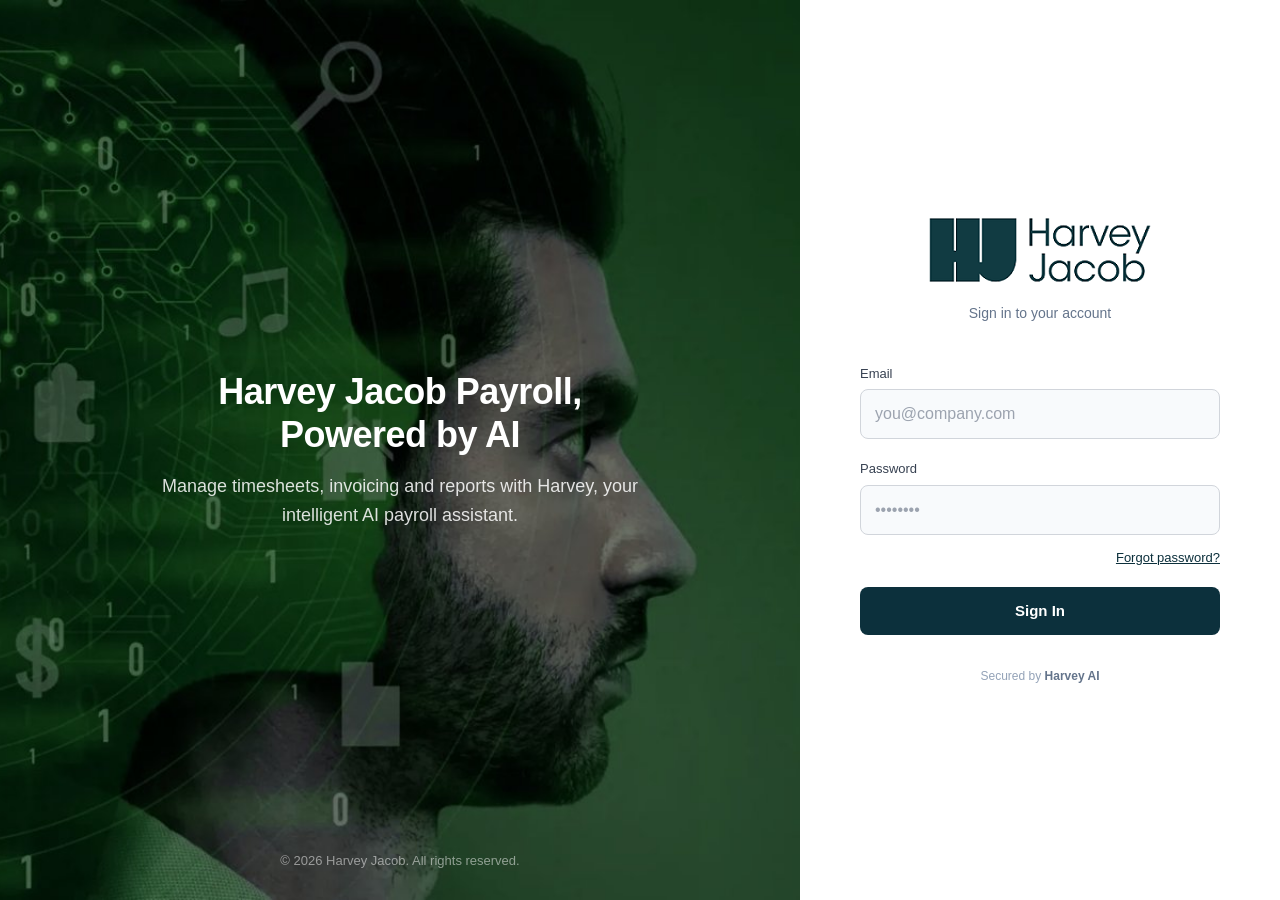
<file: index.html>
<!DOCTYPE html>
<html lang="en" data-theme="dark">
  <head>
    <meta charset="UTF-8" />
    <meta name="viewport" content="width=device-width, initial-scale=1.0" />
    <title>Harvey Jacob</title>
    <link rel="icon" type="image/png" href="/one-icon.png?v=4" />
    <link rel="icon" type="image/png" sizes="32x32" href="/tlone-32.png?v=4" />
    
    <link rel="apple-touch-icon" sizes="180x180" href="/tlone-180.png?v=4" />
    <script type="module" crossorigin src="/assets/index-DFmqxD_2.js"></script>
    <link rel="modulepreload" crossorigin href="/assets/vendor-icons-B9Jo3SGv.js">
    <link rel="modulepreload" crossorigin href="/assets/vendor-react-SP2uzPxJ.js">
    <link rel="modulepreload" crossorigin href="/assets/vendor-supabase-ClVc2H6D.js">
    <link rel="stylesheet" crossorigin href="/assets/index-DlBVAZHj.css">
  </head>
  <body>
    <div id="root"></div>
  </body>
</html>
</file>
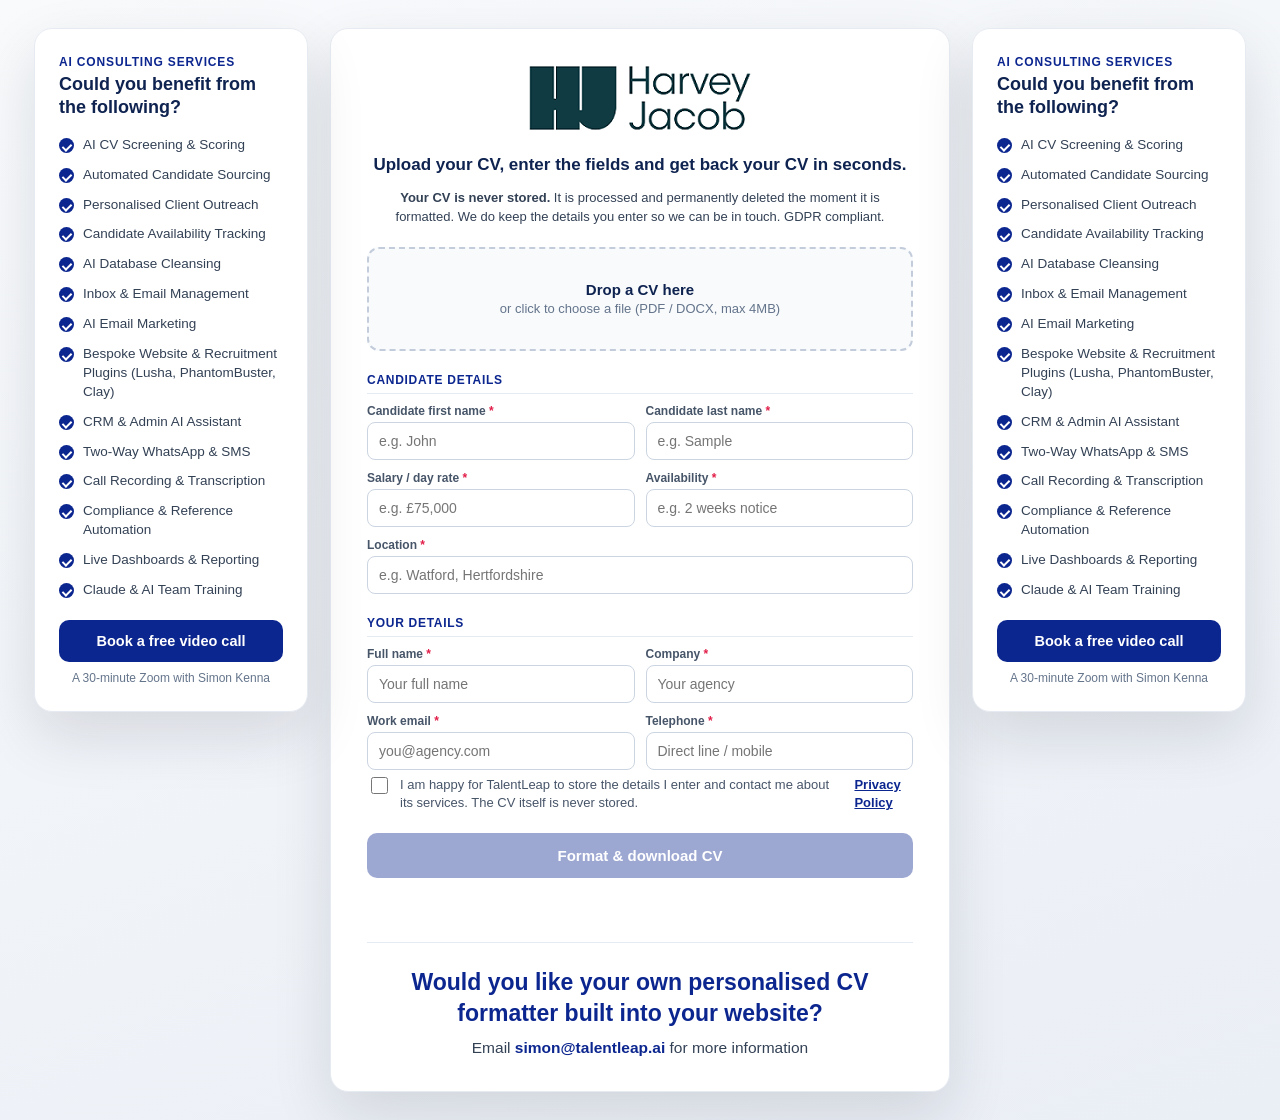
<file: cv-formatter.html>
<!doctype html><html lang="en"><head><meta charset="utf-8"><meta name="viewport" content="width=device-width,initial-scale=1"><title>Free CV Formatter | TalentLeap AI</title>
<style>*{box-sizing:border-box}
body{font-family:-apple-system,Segoe UI,Arial,sans-serif;background:linear-gradient(160deg,#f8fafc 0%,#eaeef5 100%);color:#1e293b;margin:0;min-height:100vh;padding:28px 20px}
.wrap{display:flex;align-items:flex-start;justify-content:center;gap:22px;max-width:1220px;margin:0 auto;width:100%}
.card{background:#fff;border:1px solid #e6eaf1;border-radius:18px;flex:0 0 620px;max-width:620px;width:100%;padding:34px 36px;box-shadow:0 24px 60px rgba(15,23,42,.12)}
.logo{display:block;margin:0 auto 20px;max-width:230px;height:auto}
.lead{text-align:center;font-size:17px;color:#0f2350;font-weight:600;margin:0 0 10px;line-height:1.45}
.gdpr{text-align:center;font-size:13px;color:#334155;line-height:1.5;margin:0 auto 20px;max-width:540px;font-weight:500}
.gdpr b{color:#334155}
.consent{display:flex;align-items:flex-start;gap:9px;margin:6px 0 0;font-size:13px;color:#475569;line-height:1.45;text-align:left}
.consent input{width:17px;height:17px;margin-top:1px;accent-color:#0c268f;flex:0 0 auto}
.consent a{color:#0c268f;font-weight:600}
#drop{border:2px dashed #c3ccdb;border-radius:12px;padding:32px 20px;text-align:center;cursor:pointer;transition:.15s;background:#f8fafc}
#drop.drag{border-color:#0c268f;background:#eef4ff}#drop b{color:#0f2350;font-size:15px}#drop span{color:#64748b;font-size:13px}
h4{margin:22px 0 10px;font-size:12px;letter-spacing:.06em;text-transform:uppercase;color:#0c268f;font-weight:700;border-bottom:1px solid #e6eaf1;padding-bottom:6px}
.grid{display:grid;grid-template-columns:1fr 1fr;gap:11px}
.grid label{display:block;font-size:12px;color:#475569;margin-bottom:4px;font-weight:600}
.grid .req label:after{content:" *";color:#e11d48}
.grid input{width:100%;background:#fff;border:1px solid #cbd5e1;border-radius:8px;padding:10px 11px;color:#1e293b;font-size:14px}
.grid input:focus{outline:none;border-color:#0c268f;box-shadow:0 0 0 3px rgba(12,38,143,.12)}.full{grid-column:1 / -1}
.btn{background:#0c268f;color:#fff;border:0;border-radius:10px;padding:14px 18px;font-weight:700;cursor:pointer;font-size:15px;width:100%;margin-top:20px;transition:.15s}
.btn:hover:not(:disabled){background:#0a1f74}.btn:disabled{opacity:.4;cursor:default}
#status{margin-top:16px;text-align:center;font-size:14px;min-height:20px}.ok{color:#15803d}.err{color:#dc2626}
.dl{display:inline-block;margin-top:12px;background:#16a34a;color:#fff;padding:13px 20px;border-radius:10px;font-weight:700;text-decoration:none}
.spin{display:inline-block;width:16px;height:16px;border:2px solid #cbd5e1;border-top-color:#0c268f;border-radius:50%;animation:s .7s linear infinite;vertical-align:middle;margin-right:8px}@keyframes s{to{transform:rotate(360deg)}}
.cta{margin-top:28px;padding-top:24px;border-top:1px solid #e6eaf1;text-align:center}
.cta-q{font-size:23px;font-weight:800;color:#0c268f;line-height:1.35;margin:0 0 10px}
.cta-e{font-size:15.5px;color:#334155;margin:0}
.cta-e a{color:#0c268f;font-weight:700;text-decoration:none}
.cta-e a:hover{text-decoration:underline}
/* advertising sidebars */
.ad{background:#fff;border:1px solid #e6eaf1;border-radius:18px;flex:0 0 274px;width:274px;padding:26px 24px;box-shadow:0 24px 60px rgba(15,23,42,.12);position:sticky;top:28px}
.ad-h{font-size:12px;letter-spacing:.07em;text-transform:uppercase;color:#0c268f;font-weight:800;margin:0 0 4px}
.ad-sub{font-size:18px;font-weight:800;color:#0f2350;line-height:1.3;margin:0 0 16px}
.svc{list-style:none;margin:0 0 20px;padding:0}
.svc li{position:relative;padding:0 0 0 24px;margin:0 0 11px;font-size:13.5px;line-height:1.4;color:#334155;font-weight:500}
.svc li:before{content:"";position:absolute;left:0;top:2px;width:15px;height:15px;border-radius:50%;background:#0c268f}
.svc li:after{content:"";position:absolute;left:5px;top:6px;width:4px;height:7px;border:solid #fff;border-width:0 2px 2px 0;transform:rotate(45deg)}
.ad-cta{display:block;background:#0c268f;color:#fff;text-align:center;text-decoration:none;padding:13px 14px;border-radius:10px;font-weight:800;font-size:14.5px;transition:.15s}
.ad-cta:hover{background:#0a1f74}
.ad-note{text-align:center;font-size:12px;color:#64748b;margin:9px 0 0}
@media(max-width:1080px){
.wrap{flex-direction:column;align-items:center;gap:22px}
.card{order:1;flex-basis:auto}
.ad-left{order:2}.ad-right{display:none}
.ad{position:static;width:100%;max-width:620px;flex-basis:auto}
}</style></head>
<body><div class="wrap">

<aside class="ad ad-left">
<p class="ad-h">AI Consulting Services</p>
<p class="ad-sub">Could you benefit from the following?</p>
<ul class="svc">
<li>AI CV Screening &amp; Scoring</li>
<li>Automated Candidate Sourcing</li>
<li>Personalised Client Outreach</li>
<li>Candidate Availability Tracking</li>
<li>AI Database Cleansing</li>
<li>Inbox &amp; Email Management</li>
<li>AI Email Marketing</li>
<li>Bespoke Website &amp; Recruitment Plugins (Lusha, PhantomBuster, Clay)</li>
<li>CRM &amp; Admin AI Assistant</li>
<li>Two-Way WhatsApp &amp; SMS</li>
<li>Call Recording &amp; Transcription</li>
<li>Compliance &amp; Reference Automation</li>
<li>Live Dashboards &amp; Reporting</li>
<li>Claude &amp; AI Team Training</li>
</ul>
<a class="ad-cta" href="#">Book a free video call</a>
<p class="ad-note">A 30-minute Zoom with Simon Kenna</p>
</aside>

<div class="card">
<img class="logo" src="/logo.png" alt="TalentLeap AI">
<p class="lead">Upload your CV, enter the fields and get back your CV in seconds.</p>
<p class="gdpr"><b>Your CV is never stored.</b> It is processed and permanently deleted the moment it is formatted. We do keep the details you enter so we can be in touch. GDPR compliant.</p>
<div id="drop"><b>Drop a CV here</b><br><span>or click to choose a file (PDF / DOCX, max 4MB)</span><input id="file" type="file" accept=".pdf,.doc,.docx" hidden></div>

<h4>Candidate details</h4>
<div class="grid">
<div class="req"><label>Candidate first name</label><input id="first_name" placeholder="e.g. John"></div>
<div class="req"><label>Candidate last name</label><input id="last_name" placeholder="e.g. Sample"></div>
<div class="req"><label>Salary / day rate</label><input id="salary" placeholder="e.g. &pound;75,000"></div>
<div class="req"><label>Availability</label><input id="availability" placeholder="e.g. 2 weeks notice"></div>
<div class="full req"><label>Location</label><input id="location" placeholder="e.g. Watford, Hertfordshire"></div>
</div>

<h4>Your details</h4>
<div class="grid">
<div class="req"><label>Full name</label><input id="your_name" placeholder="Your full name"></div>
<div class="req"><label>Company</label><input id="company" placeholder="Your agency"></div>
<div class="req"><label>Work email</label><input id="your_email" type="email" placeholder="you@agency.com"></div>
<div class="req"><label>Telephone</label><input id="your_phone" placeholder="Direct line / mobile"></div>
</div>

<label class="consent"><input type="checkbox" id="consent">I am happy for TalentLeap to store the details I enter and contact me about its services. The CV itself is never stored. <a href="https://talentleap.ai/privacy" target="_blank" rel="noopener">Privacy Policy</a></label>
<button id="go" class="btn" disabled>Format &amp; download CV</button>
<div id="status"></div><div id="result" style="text-align:center"></div>
<div class="cta"><p class="cta-q">Would you like your own personalised CV formatter built into your website?</p><p class="cta-e">Email <a href="mailto:simon@talentleap.ai">simon@talentleap.ai</a> for more information</p></div>
</div>

<aside class="ad ad-right">
<p class="ad-h">AI Consulting Services</p>
<p class="ad-sub">Could you benefit from the following?</p>
<ul class="svc">
<li>AI CV Screening &amp; Scoring</li>
<li>Automated Candidate Sourcing</li>
<li>Personalised Client Outreach</li>
<li>Candidate Availability Tracking</li>
<li>AI Database Cleansing</li>
<li>Inbox &amp; Email Management</li>
<li>AI Email Marketing</li>
<li>Bespoke Website &amp; Recruitment Plugins (Lusha, PhantomBuster, Clay)</li>
<li>CRM &amp; Admin AI Assistant</li>
<li>Two-Way WhatsApp &amp; SMS</li>
<li>Call Recording &amp; Transcription</li>
<li>Compliance &amp; Reference Automation</li>
<li>Live Dashboards &amp; Reporting</li>
<li>Claude &amp; AI Team Training</li>
</ul>
<a class="ad-cta" href="#">Book a free video call</a>
<p class="ad-note">A 30-minute Zoom with Simon Kenna</p>
</aside>

</div>
<script>
// Booking CTA target. Swap CAL_URL to the Google Calendar booking link when ready.
var CAL_URL="https://calendar.app.google/K3bm8uF2bTptgXSc8";
document.querySelectorAll('.ad-cta').forEach(function(a){a.href=CAL_URL;});
const FN="https://semidxbhkaxxchqebmza.supabase.co/functions/v1/cvformat-web";
const drop=document.getElementById('drop'),file=document.getElementById('file'),go=document.getElementById('go'),statusEl=document.getElementById('status'),result=document.getElementById('result');
let chosen=null;
var REQ=['first_name','last_name','salary','availability','location','your_name','company','your_email','your_phone'];
function refresh(){var all=REQ.every(function(id){return document.getElementById(id).value.trim();});var consented=document.getElementById('consent').checked;go.disabled=!(chosen && all && consented);}
function pick(f){chosen=f;drop.querySelector('b').textContent=f.name;statusEl.textContent='';result.innerHTML='';refresh();}
drop.onclick=()=>file.click();file.onchange=e=>{if(e.target.files[0])pick(e.target.files[0]);};
REQ.forEach(function(id){document.getElementById(id).oninput=refresh;});
document.getElementById('consent').onchange=refresh;
drop.ondragover=e=>{e.preventDefault();drop.classList.add('drag');};drop.ondragleave=()=>drop.classList.remove('drag');
drop.ondrop=e=>{e.preventDefault();drop.classList.remove('drag');if(e.dataTransfer.files[0])pick(e.dataTransfer.files[0]);};
go.onclick=async()=>{if(!chosen)return;go.disabled=true;result.innerHTML='';statusEl.innerHTML='<span class="spin"></span>Formatting through AI...';
try{const fd=new FormData();fd.append('file',chosen);
['first_name','last_name','salary','availability','location','your_name','company','your_email','your_phone'].forEach(id=>{const v=document.getElementById(id).value.trim();if(v)fd.append(id,v);});
fd.append('consent', document.getElementById('consent').checked ? 'true' : 'false');
const r=await fetch(FN,{method:'POST',body:fd});const j=await r.json();
if(!j.ok){statusEl.innerHTML='<span class="err">'+(j.error||'Something went wrong')+'</span>';refresh();return;}
statusEl.innerHTML='<span class="ok">Done - '+(j.candidate_name||'CV')+' formatted.</span>';
const bytes=Uint8Array.from(atob(j.docx_base64),c=>c.charCodeAt(0));const blob=new Blob([bytes],{type:'application/vnd.openxmlformats-officedocument.wordprocessingml.document'});const url=URL.createObjectURL(blob);
result.innerHTML='<a class="dl" download="'+j.filename+'" href="'+url+'">Download '+j.filename+'</a>';refresh();
}catch(err){statusEl.innerHTML='<span class="err">Error: '+err.message+'</span>';refresh();}};
</script></body></html>
</file>
<file: assets/index-DlBVAZHj.css>
*,:before,:after{--tw-border-spacing-x: 0;--tw-border-spacing-y: 0;--tw-translate-x: 0;--tw-translate-y: 0;--tw-rotate: 0;--tw-skew-x: 0;--tw-skew-y: 0;--tw-scale-x: 1;--tw-scale-y: 1;--tw-pan-x: ;--tw-pan-y: ;--tw-pinch-zoom: ;--tw-scroll-snap-strictness: proximity;--tw-gradient-from-position: ;--tw-gradient-via-position: ;--tw-gradient-to-position: ;--tw-ordinal: ;--tw-slashed-zero: ;--tw-numeric-figure: ;--tw-numeric-spacing: ;--tw-numeric-fraction: ;--tw-ring-inset: ;--tw-ring-offset-width: 0px;--tw-ring-offset-color: #fff;--tw-ring-color: rgb(59 130 246 / .5);--tw-ring-offset-shadow: 0 0 #0000;--tw-ring-shadow: 0 0 #0000;--tw-shadow: 0 0 #0000;--tw-shadow-colored: 0 0 #0000;--tw-blur: ;--tw-brightness: ;--tw-contrast: ;--tw-grayscale: ;--tw-hue-rotate: ;--tw-invert: ;--tw-saturate: ;--tw-sepia: ;--tw-drop-shadow: ;--tw-backdrop-blur: ;--tw-backdrop-brightness: ;--tw-backdrop-contrast: ;--tw-backdrop-grayscale: ;--tw-backdrop-hue-rotate: ;--tw-backdrop-invert: ;--tw-backdrop-opacity: ;--tw-backdrop-saturate: ;--tw-backdrop-sepia: ;--tw-contain-size: ;--tw-contain-layout: ;--tw-contain-paint: ;--tw-contain-style: }::backdrop{--tw-border-spacing-x: 0;--tw-border-spacing-y: 0;--tw-translate-x: 0;--tw-translate-y: 0;--tw-rotate: 0;--tw-skew-x: 0;--tw-skew-y: 0;--tw-scale-x: 1;--tw-scale-y: 1;--tw-pan-x: ;--tw-pan-y: ;--tw-pinch-zoom: ;--tw-scroll-snap-strictness: proximity;--tw-gradient-from-position: ;--tw-gradient-via-position: ;--tw-gradient-to-position: ;--tw-ordinal: ;--tw-slashed-zero: ;--tw-numeric-figure: ;--tw-numeric-spacing: ;--tw-numeric-fraction: ;--tw-ring-inset: ;--tw-ring-offset-width: 0px;--tw-ring-offset-color: #fff;--tw-ring-color: rgb(59 130 246 / .5);--tw-ring-offset-shadow: 0 0 #0000;--tw-ring-shadow: 0 0 #0000;--tw-shadow: 0 0 #0000;--tw-shadow-colored: 0 0 #0000;--tw-blur: ;--tw-brightness: ;--tw-contrast: ;--tw-grayscale: ;--tw-hue-rotate: ;--tw-invert: ;--tw-saturate: ;--tw-sepia: ;--tw-drop-shadow: ;--tw-backdrop-blur: ;--tw-backdrop-brightness: ;--tw-backdrop-contrast: ;--tw-backdrop-grayscale: ;--tw-backdrop-hue-rotate: ;--tw-backdrop-invert: ;--tw-backdrop-opacity: ;--tw-backdrop-saturate: ;--tw-backdrop-sepia: ;--tw-contain-size: ;--tw-contain-layout: ;--tw-contain-paint: ;--tw-contain-style: }*,:before,:after{box-sizing:border-box;border-width:0;border-style:solid;border-color:#e5e7eb}:before,:after{--tw-content: ""}html,:host{line-height:1.5;-webkit-text-size-adjust:100%;-moz-tab-size:4;-o-tab-size:4;tab-size:4;font-family:ui-sans-serif,system-ui,sans-serif,"Apple Color Emoji","Segoe UI Emoji",Segoe UI Symbol,"Noto Color Emoji";font-feature-settings:normal;font-variation-settings:normal;-webkit-tap-highlight-color:transparent}body{margin:0;line-height:inherit}hr{height:0;color:inherit;border-top-width:1px}abbr:where([title]){-webkit-text-decoration:underline dotted;text-decoration:underline dotted}h1,h2,h3,h4,h5,h6{font-size:inherit;font-weight:inherit}a{color:inherit;text-decoration:inherit}b,strong{font-weight:bolder}code,kbd,samp,pre{font-family:ui-monospace,SFMono-Regular,Menlo,Monaco,Consolas,Liberation Mono,Courier New,monospace;font-feature-settings:normal;font-variation-settings:normal;font-size:1em}small{font-size:80%}sub,sup{font-size:75%;line-height:0;position:relative;vertical-align:baseline}sub{bottom:-.25em}sup{top:-.5em}table{text-indent:0;border-color:inherit;border-collapse:collapse}button,input,optgroup,select,textarea{font-family:inherit;font-feature-settings:inherit;font-variation-settings:inherit;font-size:100%;font-weight:inherit;line-height:inherit;letter-spacing:inherit;color:inherit;margin:0;padding:0}button,select{text-transform:none}button,input:where([type=button]),input:where([type=reset]),input:where([type=submit]){-webkit-appearance:button;background-color:transparent;background-image:none}:-moz-focusring{outline:auto}:-moz-ui-invalid{box-shadow:none}progress{vertical-align:baseline}::-webkit-inner-spin-button,::-webkit-outer-spin-button{height:auto}[type=search]{-webkit-appearance:textfield;outline-offset:-2px}::-webkit-search-decoration{-webkit-appearance:none}::-webkit-file-upload-button{-webkit-appearance:button;font:inherit}summary{display:list-item}blockquote,dl,dd,h1,h2,h3,h4,h5,h6,hr,figure,p,pre{margin:0}fieldset{margin:0;padding:0}legend{padding:0}ol,ul,menu{list-style:none;margin:0;padding:0}dialog{padding:0}textarea{resize:vertical}input::-moz-placeholder,textarea::-moz-placeholder{opacity:1;color:#9ca3af}input::placeholder,textarea::placeholder{opacity:1;color:#9ca3af}button,[role=button]{cursor:pointer}:disabled{cursor:default}img,svg,video,canvas,audio,iframe,embed,object{display:block;vertical-align:middle}img,video{max-width:100%;height:auto}[hidden]:where(:not([hidden=until-found])){display:none}:root,[data-theme]{background-color:var(--fallback-b1,oklch(var(--b1)/1));color:var(--fallback-bc,oklch(var(--bc)/1))}@supports not (color: oklch(0% 0 0)){:root{color-scheme:light;--fallback-p: #491eff;--fallback-pc: #d4dbff;--fallback-s: #ff41c7;--fallback-sc: #fff9fc;--fallback-a: #00cfbd;--fallback-ac: #00100d;--fallback-n: #2b3440;--fallback-nc: #d7dde4;--fallback-b1: #ffffff;--fallback-b2: #e5e6e6;--fallback-b3: #e5e6e6;--fallback-bc: #1f2937;--fallback-in: #00b3f0;--fallback-inc: #000000;--fallback-su: #00ca92;--fallback-suc: #000000;--fallback-wa: #ffc22d;--fallback-wac: #000000;--fallback-er: #ff6f70;--fallback-erc: #000000}@media (prefers-color-scheme: dark){:root{color-scheme:dark;--fallback-p: #7582ff;--fallback-pc: #050617;--fallback-s: #ff71cf;--fallback-sc: #190211;--fallback-a: #00c7b5;--fallback-ac: #000e0c;--fallback-n: #2a323c;--fallback-nc: #a6adbb;--fallback-b1: #1d232a;--fallback-b2: #191e24;--fallback-b3: #15191e;--fallback-bc: #a6adbb;--fallback-in: #00b3f0;--fallback-inc: #000000;--fallback-su: #00ca92;--fallback-suc: #000000;--fallback-wa: #ffc22d;--fallback-wac: #000000;--fallback-er: #ff6f70;--fallback-erc: #000000}}}html{-webkit-tap-highlight-color:transparent}*{scrollbar-color:color-mix(in oklch,currentColor 35%,transparent) transparent}*:hover{scrollbar-color:color-mix(in oklch,currentColor 60%,transparent) transparent}:root{color-scheme:light;--in: 72.06% .191 231.6;--su: 64.8% .15 160;--wa: 84.71% .199 83.87;--er: 71.76% .221 22.18;--ac: 15.4589% .030698 163.223075;--inc: 0% 0 0;--suc: 0% 0 0;--wac: 0% 0 0;--erc: 0% 0 0;--rounded-box: 1rem;--rounded-btn: .5rem;--rounded-badge: 1.9rem;--animation-btn: .25s;--animation-input: .2s;--btn-focus-scale: .95;--border-btn: 1px;--tab-border: 1px;--tab-radius: .5rem;--p: 28.983% .045488 224.010907;--s: 58.5404% .204055 277.117292;--sc: 98.71% .0106 342.55;--a: 77.2944% .15349 163.223075;--n: 32.1785% .02476 255.701624;--nc: 89.4994% .011585 252.096176;--b1: 100% 0 0;--b2: 96.1151% 0 0;--b3: 92.4169% .00108 197.137559;--bc: 27.8078% .029596 256.847952;primary-focus:#081f27;--pc: 100% 0 0}.\!container{width:100%!important}.container{width:100%}@media (min-width: 640px){.\!container{max-width:640px!important}.container{max-width:640px}}@media (min-width: 768px){.\!container{max-width:768px!important}.container{max-width:768px}}@media (min-width: 1024px){.\!container{max-width:1024px!important}.container{max-width:1024px}}@media (min-width: 1280px){.\!container{max-width:1280px!important}.container{max-width:1280px}}@media (min-width: 1536px){.\!container{max-width:1536px!important}.container{max-width:1536px}}.alert{display:grid;width:100%;grid-auto-flow:row;align-content:flex-start;align-items:center;justify-items:center;gap:1rem;text-align:center;border-radius:var(--rounded-box, 1rem);border-width:1px;--tw-border-opacity: 1;border-color:var(--fallback-b2,oklch(var(--b2)/var(--tw-border-opacity)));padding:1rem;--tw-text-opacity: 1;color:var(--fallback-bc,oklch(var(--bc)/var(--tw-text-opacity)));--alert-bg: var(--fallback-b2,oklch(var(--b2)/1));--alert-bg-mix: var(--fallback-b1,oklch(var(--b1)/1));background-color:var(--alert-bg)}@media (min-width: 640px){.alert{grid-auto-flow:column;grid-template-columns:auto minmax(auto,1fr);justify-items:start;text-align:start}}.avatar.placeholder>div{display:flex;align-items:center;justify-content:center}.badge{display:inline-flex;align-items:center;justify-content:center;transition-property:color,background-color,border-color,text-decoration-color,fill,stroke,opacity,box-shadow,transform,filter,backdrop-filter;transition-timing-function:cubic-bezier(.4,0,.2,1);transition-timing-function:cubic-bezier(0,0,.2,1);transition-duration:.2s;height:1.25rem;font-size:.875rem;line-height:1.25rem;width:-moz-fit-content;width:fit-content;padding-left:.563rem;padding-right:.563rem;border-radius:var(--rounded-badge, 1.9rem);border-width:1px;--tw-border-opacity: 1;border-color:var(--fallback-b2,oklch(var(--b2)/var(--tw-border-opacity)));--tw-bg-opacity: 1;background-color:var(--fallback-b1,oklch(var(--b1)/var(--tw-bg-opacity)));--tw-text-opacity: 1;color:var(--fallback-bc,oklch(var(--bc)/var(--tw-text-opacity)))}@media (hover:hover){.link-hover:hover{text-decoration-line:underline}.label a:hover{--tw-text-opacity: 1;color:var(--fallback-bc,oklch(var(--bc)/var(--tw-text-opacity)))}.menu li>*:not(ul,.menu-title,details,.btn):active,.menu li>*:not(ul,.menu-title,details,.btn).active,.menu li>details>summary:active{--tw-bg-opacity: 1;background-color:var(--fallback-n,oklch(var(--n)/var(--tw-bg-opacity)));--tw-text-opacity: 1;color:var(--fallback-nc,oklch(var(--nc)/var(--tw-text-opacity)))}.tab:hover{--tw-text-opacity: 1}.tabs-boxed :is(.tab-active,[aria-selected=true]):not(.tab-disabled):not([disabled]):hover,.tabs-boxed :is(input:checked):hover{--tw-text-opacity: 1;color:var(--fallback-pc,oklch(var(--pc)/var(--tw-text-opacity)))}.table tr.hover:hover,.table tr.hover:nth-child(2n):hover{--tw-bg-opacity: 1;background-color:var(--fallback-b2,oklch(var(--b2)/var(--tw-bg-opacity)))}.table-zebra tr.hover:hover,.table-zebra tr.hover:nth-child(2n):hover{--tw-bg-opacity: 1;background-color:var(--fallback-b3,oklch(var(--b3)/var(--tw-bg-opacity)))}}.btn{display:inline-flex;height:3rem;min-height:3rem;flex-shrink:0;cursor:pointer;-webkit-user-select:none;-moz-user-select:none;user-select:none;flex-wrap:wrap;align-items:center;justify-content:center;border-radius:var(--rounded-btn, .5rem);border-color:transparent;border-color:oklch(var(--btn-color, var(--b2)) / var(--tw-border-opacity));padding-left:1rem;padding-right:1rem;text-align:center;font-size:.875rem;line-height:1em;gap:.5rem;font-weight:600;text-decoration-line:none;transition-duration:.2s;transition-timing-function:cubic-bezier(0,0,.2,1);border-width:var(--border-btn, 1px);transition-property:color,background-color,border-color,opacity,box-shadow,transform;--tw-text-opacity: 1;color:var(--fallback-bc,oklch(var(--bc)/var(--tw-text-opacity)));--tw-shadow: 0 1px 2px 0 rgb(0 0 0 / .05);--tw-shadow-colored: 0 1px 2px 0 var(--tw-shadow-color);box-shadow:var(--tw-ring-offset-shadow, 0 0 #0000),var(--tw-ring-shadow, 0 0 #0000),var(--tw-shadow);outline-color:var(--fallback-bc,oklch(var(--bc)/1));background-color:oklch(var(--btn-color, var(--b2)) / var(--tw-bg-opacity));--tw-bg-opacity: 1;--tw-border-opacity: 1}.btn-disabled,.btn[disabled],.btn:disabled{pointer-events:none}.btn-square{height:3rem;width:3rem;padding:0}.btn-circle{height:3rem;width:3rem;border-radius:9999px;padding:0}:where(.btn:is(input[type=checkbox])),:where(.btn:is(input[type=radio])){width:auto;-webkit-appearance:none;-moz-appearance:none;appearance:none}.btn:is(input[type=checkbox]):after,.btn:is(input[type=radio]):after{--tw-content: attr(aria-label);content:var(--tw-content)}.card{position:relative;display:flex;flex-direction:column;border-radius:var(--rounded-box, 1rem)}.card:focus{outline:2px solid transparent;outline-offset:2px}.card-body{display:flex;flex:1 1 auto;flex-direction:column;padding:var(--padding-card, 2rem);gap:.5rem}.card-body :where(p){flex-grow:1}.card figure{display:flex;align-items:center;justify-content:center}.card.image-full{display:grid}.card.image-full:before{position:relative;content:"";z-index:10;border-radius:var(--rounded-box, 1rem);--tw-bg-opacity: 1;background-color:var(--fallback-n,oklch(var(--n)/var(--tw-bg-opacity)));opacity:.75}.card.image-full:before,.card.image-full>*{grid-column-start:1;grid-row-start:1}.card.image-full>figure img{height:100%;-o-object-fit:cover;object-fit:cover}.card.image-full>.card-body{position:relative;z-index:20;--tw-text-opacity: 1;color:var(--fallback-nc,oklch(var(--nc)/var(--tw-text-opacity)))}.chat{display:grid;grid-template-columns:repeat(2,minmax(0,1fr));-moz-column-gap:.75rem;column-gap:.75rem;padding-top:.25rem;padding-bottom:.25rem}.checkbox{flex-shrink:0;--chkbg: var(--fallback-bc,oklch(var(--bc)/1));--chkfg: var(--fallback-b1,oklch(var(--b1)/1));height:1.5rem;width:1.5rem;cursor:pointer;-webkit-appearance:none;-moz-appearance:none;appearance:none;border-radius:var(--rounded-btn, .5rem);border-width:1px;border-color:var(--fallback-bc,oklch(var(--bc)/var(--tw-border-opacity)));--tw-border-opacity: .2}.collapse:not(td):not(tr):not(colgroup){visibility:visible}.collapse{position:relative;display:grid;overflow:hidden;grid-template-rows:max-content 0fr;transition:grid-template-rows .2s;width:100%;border-radius:var(--rounded-box, 1rem)}.collapse-title,.collapse>input[type=checkbox],.collapse>input[type=radio],.collapse-content{grid-column-start:1;grid-row-start:1}.collapse>input[type=checkbox],.collapse>input[type=radio]{-webkit-appearance:none;-moz-appearance:none;appearance:none;opacity:0}:where(.collapse>input[type=checkbox]),:where(.collapse>input[type=radio]){height:100%;width:100%;z-index:1}.collapse-content{visibility:hidden;grid-column-start:1;grid-row-start:2;min-height:0px;transition:visibility .2s;transition:padding .2s ease-out,background-color .2s ease-out;padding-left:1rem;padding-right:1rem;cursor:unset}.collapse[open],.collapse-open,.collapse:focus:not(.collapse-close){grid-template-rows:max-content 1fr}.collapse:not(.collapse-close):has(>input[type=checkbox]:checked),.collapse:not(.collapse-close):has(>input[type=radio]:checked){grid-template-rows:max-content 1fr}.collapse[open]>.collapse-content,.collapse-open>.collapse-content,.collapse:focus:not(.collapse-close)>.collapse-content,.collapse:not(.collapse-close)>input[type=checkbox]:checked~.collapse-content,.collapse:not(.collapse-close)>input[type=radio]:checked~.collapse-content{visibility:visible;min-height:-moz-fit-content;min-height:fit-content}.diff{position:relative;display:grid;width:100%;overflow:hidden;direction:ltr;container-type:inline-size;grid-template-columns:auto 1fr}.divider{display:flex;flex-direction:row;align-items:center;align-self:stretch;margin-top:1rem;margin-bottom:1rem;height:1rem;white-space:nowrap}.divider:before,.divider:after{height:.125rem;width:100%;flex-grow:1;--tw-content: "";content:var(--tw-content);background-color:var(--fallback-bc,oklch(var(--bc)/.1))}@media (hover: hover){.btm-nav>*.disabled:hover,.btm-nav>*[disabled]:hover{pointer-events:none;--tw-border-opacity: 0;background-color:var(--fallback-n,oklch(var(--n)/var(--tw-bg-opacity)));--tw-bg-opacity: .1;color:var(--fallback-bc,oklch(var(--bc)/var(--tw-text-opacity)));--tw-text-opacity: .2}.btn:hover{--tw-border-opacity: 1;border-color:var(--fallback-b3,oklch(var(--b3)/var(--tw-border-opacity)));--tw-bg-opacity: 1;background-color:var(--fallback-b3,oklch(var(--b3)/var(--tw-bg-opacity)))}@supports (color: color-mix(in oklab,black,black)){.btn:hover{background-color:color-mix(in oklab,oklch(var(--btn-color, var(--b2)) / var(--tw-bg-opacity, 1)) 90%,black);border-color:color-mix(in oklab,oklch(var(--btn-color, var(--b2)) / var(--tw-border-opacity, 1)) 90%,black)}}@supports not (color: oklch(0% 0 0)){.btn:hover{background-color:var(--btn-color, var(--fallback-b2));border-color:var(--btn-color, var(--fallback-b2))}}.btn.glass:hover{--glass-opacity: 25%;--glass-border-opacity: 15%}.btn-ghost:hover{border-color:transparent}@supports (color: oklch(0% 0 0)){.btn-ghost:hover{background-color:var(--fallback-bc,oklch(var(--bc)/.2))}}.btn-outline:hover{--tw-border-opacity: 1;border-color:var(--fallback-bc,oklch(var(--bc)/var(--tw-border-opacity)));--tw-bg-opacity: 1;background-color:var(--fallback-bc,oklch(var(--bc)/var(--tw-bg-opacity)));--tw-text-opacity: 1;color:var(--fallback-b1,oklch(var(--b1)/var(--tw-text-opacity)))}.btn-outline.btn-primary:hover{--tw-text-opacity: 1;color:var(--fallback-pc,oklch(var(--pc)/var(--tw-text-opacity)))}@supports (color: color-mix(in oklab,black,black)){.btn-outline.btn-primary:hover{background-color:color-mix(in oklab,var(--fallback-p,oklch(var(--p)/1)) 90%,black);border-color:color-mix(in oklab,var(--fallback-p,oklch(var(--p)/1)) 90%,black)}}.btn-outline.btn-secondary:hover{--tw-text-opacity: 1;color:var(--fallback-sc,oklch(var(--sc)/var(--tw-text-opacity)))}@supports (color: color-mix(in oklab,black,black)){.btn-outline.btn-secondary:hover{background-color:color-mix(in oklab,var(--fallback-s,oklch(var(--s)/1)) 90%,black);border-color:color-mix(in oklab,var(--fallback-s,oklch(var(--s)/1)) 90%,black)}}.btn-outline.btn-accent:hover{--tw-text-opacity: 1;color:var(--fallback-ac,oklch(var(--ac)/var(--tw-text-opacity)))}@supports (color: color-mix(in oklab,black,black)){.btn-outline.btn-accent:hover{background-color:color-mix(in oklab,var(--fallback-a,oklch(var(--a)/1)) 90%,black);border-color:color-mix(in oklab,var(--fallback-a,oklch(var(--a)/1)) 90%,black)}}.btn-outline.btn-success:hover{--tw-text-opacity: 1;color:var(--fallback-suc,oklch(var(--suc)/var(--tw-text-opacity)))}@supports (color: color-mix(in oklab,black,black)){.btn-outline.btn-success:hover{background-color:color-mix(in oklab,var(--fallback-su,oklch(var(--su)/1)) 90%,black);border-color:color-mix(in oklab,var(--fallback-su,oklch(var(--su)/1)) 90%,black)}}.btn-outline.btn-info:hover{--tw-text-opacity: 1;color:var(--fallback-inc,oklch(var(--inc)/var(--tw-text-opacity)))}@supports (color: color-mix(in oklab,black,black)){.btn-outline.btn-info:hover{background-color:color-mix(in oklab,var(--fallback-in,oklch(var(--in)/1)) 90%,black);border-color:color-mix(in oklab,var(--fallback-in,oklch(var(--in)/1)) 90%,black)}}.btn-outline.btn-warning:hover{--tw-text-opacity: 1;color:var(--fallback-wac,oklch(var(--wac)/var(--tw-text-opacity)))}@supports (color: color-mix(in oklab,black,black)){.btn-outline.btn-warning:hover{background-color:color-mix(in oklab,var(--fallback-wa,oklch(var(--wa)/1)) 90%,black);border-color:color-mix(in oklab,var(--fallback-wa,oklch(var(--wa)/1)) 90%,black)}}.btn-outline.btn-error:hover{--tw-text-opacity: 1;color:var(--fallback-erc,oklch(var(--erc)/var(--tw-text-opacity)))}@supports (color: color-mix(in oklab,black,black)){.btn-outline.btn-error:hover{background-color:color-mix(in oklab,var(--fallback-er,oklch(var(--er)/1)) 90%,black);border-color:color-mix(in oklab,var(--fallback-er,oklch(var(--er)/1)) 90%,black)}}.btn-disabled:hover,.btn[disabled]:hover,.btn:disabled:hover{--tw-border-opacity: 0;background-color:var(--fallback-n,oklch(var(--n)/var(--tw-bg-opacity)));--tw-bg-opacity: .2;color:var(--fallback-bc,oklch(var(--bc)/var(--tw-text-opacity)));--tw-text-opacity: .2}@supports (color: color-mix(in oklab,black,black)){.btn:is(input[type=checkbox]:checked):hover,.btn:is(input[type=radio]:checked):hover{background-color:color-mix(in oklab,var(--fallback-p,oklch(var(--p)/1)) 90%,black);border-color:color-mix(in oklab,var(--fallback-p,oklch(var(--p)/1)) 90%,black)}}:where(.menu li:not(.menu-title,.disabled)>*:not(ul,details,.menu-title)):not(.active,.btn):hover,:where(.menu li:not(.menu-title,.disabled)>details>summary:not(.menu-title)):not(.active,.btn):hover{cursor:pointer;outline:2px solid transparent;outline-offset:2px}@supports (color: oklch(0% 0 0)){:where(.menu li:not(.menu-title,.disabled)>*:not(ul,details,.menu-title)):not(.active,.btn):hover,:where(.menu li:not(.menu-title,.disabled)>details>summary:not(.menu-title)):not(.active,.btn):hover{background-color:var(--fallback-bc,oklch(var(--bc)/.1))}}.tab[disabled],.tab[disabled]:hover{cursor:not-allowed;color:var(--fallback-bc,oklch(var(--bc)/var(--tw-text-opacity)));--tw-text-opacity: .2}}.form-control{display:flex;flex-direction:column}.label{display:flex;-webkit-user-select:none;-moz-user-select:none;user-select:none;align-items:center;justify-content:space-between;padding:.5rem .25rem}.\!input{flex-shrink:1!important;-webkit-appearance:none!important;-moz-appearance:none!important;appearance:none!important;height:3rem!important;padding-left:1rem!important;padding-right:1rem!important;font-size:1rem!important;line-height:2!important;line-height:1.5rem!important;border-radius:var(--rounded-btn, .5rem)!important;border-width:1px!important;border-color:transparent!important;--tw-bg-opacity: 1 !important;background-color:var(--fallback-b1,oklch(var(--b1)/var(--tw-bg-opacity)))!important}.input{flex-shrink:1;-webkit-appearance:none;-moz-appearance:none;appearance:none;height:3rem;padding-left:1rem;padding-right:1rem;font-size:1rem;line-height:2;line-height:1.5rem;border-radius:var(--rounded-btn, .5rem);border-width:1px;border-color:transparent;--tw-bg-opacity: 1;background-color:var(--fallback-b1,oklch(var(--b1)/var(--tw-bg-opacity)))}.\!input[type=number]::-webkit-inner-spin-button{margin-top:-1rem!important;margin-bottom:-1rem!important;margin-inline-end:-1rem!important}.input[type=number]::-webkit-inner-spin-button,.input-md[type=number]::-webkit-inner-spin-button{margin-top:-1rem;margin-bottom:-1rem;margin-inline-end:-1rem}.input-xs[type=number]::-webkit-inner-spin-button{margin-top:-.25rem;margin-bottom:-.25rem;margin-inline-end:-0px}.input-sm[type=number]::-webkit-inner-spin-button{margin-top:0;margin-bottom:0;margin-inline-end:-0px}.join{display:inline-flex;align-items:stretch;border-radius:var(--rounded-btn, .5rem)}.join :where(.join-item){border-start-end-radius:0;border-end-end-radius:0;border-end-start-radius:0;border-start-start-radius:0}.join .join-item:not(:first-child):not(:last-child),.join *:not(:first-child):not(:last-child) .join-item{border-start-end-radius:0;border-end-end-radius:0;border-end-start-radius:0;border-start-start-radius:0}.join .join-item:first-child:not(:last-child),.join *:first-child:not(:last-child) .join-item{border-start-end-radius:0;border-end-end-radius:0}.join .dropdown .join-item:first-child:not(:last-child),.join *:first-child:not(:last-child) .dropdown .join-item{border-start-end-radius:inherit;border-end-end-radius:inherit}.join :where(.join-item:first-child:not(:last-child)),.join :where(*:first-child:not(:last-child) .join-item){border-end-start-radius:inherit;border-start-start-radius:inherit}.join .join-item:last-child:not(:first-child),.join *:last-child:not(:first-child) .join-item{border-end-start-radius:0;border-start-start-radius:0}.join :where(.join-item:last-child:not(:first-child)),.join :where(*:last-child:not(:first-child) .join-item){border-start-end-radius:inherit;border-end-end-radius:inherit}@supports not selector(:has(*)){:where(.join *){border-radius:inherit}}@supports selector(:has(*)){:where(.join *:has(.join-item)){border-radius:inherit}}.link{cursor:pointer;text-decoration-line:underline}.link-hover{text-decoration-line:none}.menu{display:flex;flex-direction:column;flex-wrap:wrap;font-size:.875rem;line-height:1.25rem;padding:.5rem}.menu :where(li ul){position:relative;white-space:nowrap;margin-inline-start:1rem;padding-inline-start:.5rem}.menu :where(li:not(.menu-title)>*:not(ul,details,.menu-title,.btn)),.menu :where(li:not(.menu-title)>details>summary:not(.menu-title)){display:grid;grid-auto-flow:column;align-content:flex-start;align-items:center;gap:.5rem;grid-auto-columns:minmax(auto,max-content) auto max-content;-webkit-user-select:none;-moz-user-select:none;user-select:none}.menu li.disabled{cursor:not-allowed;-webkit-user-select:none;-moz-user-select:none;user-select:none;color:var(--fallback-bc,oklch(var(--bc)/.3))}.menu :where(li>.menu-dropdown:not(.menu-dropdown-show)){display:none}:where(.menu li){position:relative;display:flex;flex-shrink:0;flex-direction:column;flex-wrap:wrap;align-items:stretch}:where(.menu li) .badge{justify-self:end}.modal{pointer-events:none;position:fixed;top:0;right:0;bottom:0;left:0;margin:0;display:grid;height:100%;max-height:none;width:100%;max-width:none;justify-items:center;padding:0;opacity:0;overscroll-behavior:contain;z-index:999;background-color:transparent;color:inherit;transition-duration:.2s;transition-timing-function:cubic-bezier(0,0,.2,1);transition-property:transform,opacity,visibility;overflow-y:hidden}:where(.modal){align-items:center}.modal-box{max-height:calc(100vh - 5em);grid-column-start:1;grid-row-start:1;width:91.666667%;max-width:32rem;--tw-scale-x: .9;--tw-scale-y: .9;transform:translate(var(--tw-translate-x),var(--tw-translate-y)) rotate(var(--tw-rotate)) skew(var(--tw-skew-x)) skewY(var(--tw-skew-y)) scaleX(var(--tw-scale-x)) scaleY(var(--tw-scale-y));border-bottom-right-radius:var(--rounded-box, 1rem);border-bottom-left-radius:var(--rounded-box, 1rem);border-top-left-radius:var(--rounded-box, 1rem);border-top-right-radius:var(--rounded-box, 1rem);--tw-bg-opacity: 1;background-color:var(--fallback-b1,oklch(var(--b1)/var(--tw-bg-opacity)));padding:1.5rem;transition-property:color,background-color,border-color,text-decoration-color,fill,stroke,opacity,box-shadow,transform,filter,backdrop-filter;transition-timing-function:cubic-bezier(.4,0,.2,1);transition-timing-function:cubic-bezier(0,0,.2,1);transition-duration:.2s;box-shadow:#00000040 0 25px 50px -12px;overflow-y:auto;overscroll-behavior:contain}.modal-open,.modal:target,.modal-toggle:checked+.modal,.modal[open]{pointer-events:auto;visibility:visible;opacity:1}:root:has(:is(.modal-open,.modal:target,.modal-toggle:checked+.modal,.modal[open])){overflow:hidden;scrollbar-gutter:stable}.progress{position:relative;width:100%;-webkit-appearance:none;-moz-appearance:none;appearance:none;overflow:hidden;height:.5rem;border-radius:var(--rounded-box, 1rem);background-color:var(--fallback-bc,oklch(var(--bc)/.2))}.range{height:1.5rem;width:100%;cursor:pointer;-moz-appearance:none;appearance:none;-webkit-appearance:none;--range-shdw: var(--fallback-bc,oklch(var(--bc)/1));overflow:hidden;border-radius:var(--rounded-box, 1rem);background-color:transparent}.range:focus{outline:none}.select{display:inline-flex;cursor:pointer;-webkit-user-select:none;-moz-user-select:none;user-select:none;-webkit-appearance:none;-moz-appearance:none;appearance:none;height:3rem;min-height:3rem;padding-inline-start:1rem;padding-inline-end:2.5rem;font-size:.875rem;line-height:1.25rem;line-height:2;border-radius:var(--rounded-btn, .5rem);border-width:1px;border-color:transparent;--tw-bg-opacity: 1;background-color:var(--fallback-b1,oklch(var(--b1)/var(--tw-bg-opacity)));background-image:linear-gradient(45deg,transparent 50%,currentColor 50%),linear-gradient(135deg,currentColor 50%,transparent 50%);background-position:calc(100% - 20px) calc(1px + 50%),calc(100% - 16.1px) calc(1px + 50%);background-size:4px 4px,4px 4px;background-repeat:no-repeat}.select[multiple]{height:auto}.stats{display:inline-grid;border-radius:var(--rounded-box, 1rem);--tw-bg-opacity: 1;background-color:var(--fallback-b1,oklch(var(--b1)/var(--tw-bg-opacity)));--tw-text-opacity: 1;color:var(--fallback-bc,oklch(var(--bc)/var(--tw-text-opacity)))}:where(.stats){grid-auto-flow:column;overflow-x:auto}.stat{display:inline-grid;width:100%;grid-template-columns:repeat(1,1fr);-moz-column-gap:1rem;column-gap:1rem;border-color:var(--fallback-bc,oklch(var(--bc)/var(--tw-border-opacity)));--tw-border-opacity: .1;padding:1rem 1.5rem}.steps{display:inline-grid;grid-auto-flow:column;overflow:hidden;overflow-x:auto;counter-reset:step;grid-auto-columns:1fr}.steps .step{display:grid;grid-template-columns:repeat(1,minmax(0,1fr));grid-template-columns:auto;grid-template-rows:repeat(2,minmax(0,1fr));grid-template-rows:40px 1fr;place-items:center;text-align:center;min-width:4rem}.swap{position:relative;display:inline-grid;-webkit-user-select:none;-moz-user-select:none;user-select:none;place-content:center;cursor:pointer}.swap>*{grid-column-start:1;grid-row-start:1;transition-duration:.3s;transition-timing-function:cubic-bezier(0,0,.2,1);transition-property:transform,opacity}.swap input{-webkit-appearance:none;-moz-appearance:none;appearance:none}.swap .swap-on,.swap .swap-indeterminate,.swap input:indeterminate~.swap-on{opacity:0}.swap input:checked~.swap-off,.swap-active .swap-off,.swap input:indeterminate~.swap-off{opacity:0}.swap input:checked~.swap-on,.swap-active .swap-on,.swap input:indeterminate~.swap-indeterminate{opacity:1}.tabs{display:grid;align-items:flex-end}.tabs-lifted:has(.tab-content[class^=rounded-]) .tab:first-child:not(:is(.tab-active,[aria-selected=true])),.tabs-lifted:has(.tab-content[class*=" rounded-"]) .tab:first-child:not(:is(.tab-active,[aria-selected=true])){border-bottom-color:transparent}.tab{position:relative;grid-row-start:1;display:inline-flex;height:2rem;cursor:pointer;-webkit-user-select:none;-moz-user-select:none;user-select:none;-webkit-appearance:none;-moz-appearance:none;appearance:none;flex-wrap:wrap;align-items:center;justify-content:center;text-align:center;font-size:.875rem;line-height:1.25rem;line-height:2;--tab-padding: 1rem;--tw-text-opacity: .5;--tab-color: var(--fallback-bc,oklch(var(--bc)/1));--tab-bg: var(--fallback-b1,oklch(var(--b1)/1));--tab-border-color: var(--fallback-b3,oklch(var(--b3)/1));color:var(--tab-color);padding-inline-start:var(--tab-padding, 1rem);padding-inline-end:var(--tab-padding, 1rem)}.tab:is(input[type=radio]){width:auto;border-bottom-right-radius:0;border-bottom-left-radius:0}.tab:is(input[type=radio]):after{--tw-content: attr(aria-label);content:var(--tw-content)}.tab:not(input):empty{cursor:default;grid-column-start:span 9999}:checked+.tab-content:nth-child(2),:is(.tab-active,[aria-selected=true])+.tab-content:nth-child(2){border-start-start-radius:0px}input.tab:checked+.tab-content,:is(.tab-active,[aria-selected=true])+.tab-content{display:block}.table{position:relative;width:100%;border-radius:var(--rounded-box, 1rem);text-align:left;font-size:.875rem;line-height:1.25rem}.table :where(.table-pin-rows thead tr){position:sticky;top:0;z-index:1;--tw-bg-opacity: 1;background-color:var(--fallback-b1,oklch(var(--b1)/var(--tw-bg-opacity)))}.table :where(.table-pin-rows tfoot tr){position:sticky;bottom:0;z-index:1;--tw-bg-opacity: 1;background-color:var(--fallback-b1,oklch(var(--b1)/var(--tw-bg-opacity)))}.table :where(.table-pin-cols tr th){position:sticky;left:0;right:0;--tw-bg-opacity: 1;background-color:var(--fallback-b1,oklch(var(--b1)/var(--tw-bg-opacity)))}.textarea{min-height:3rem;flex-shrink:1;padding:.5rem 1rem;font-size:.875rem;line-height:1.25rem;line-height:2;border-radius:var(--rounded-btn, .5rem);border-width:1px;border-color:transparent;--tw-bg-opacity: 1;background-color:var(--fallback-b1,oklch(var(--b1)/var(--tw-bg-opacity)))}.timeline{position:relative;display:flex}:where(.timeline>li){position:relative;display:grid;flex-shrink:0;align-items:center;grid-template-rows:var(--timeline-row-start, minmax(0, 1fr)) auto var( --timeline-row-end, minmax(0, 1fr) );grid-template-columns:var(--timeline-col-start, minmax(0, 1fr)) auto var( --timeline-col-end, minmax(0, 1fr) )}.timeline>li>hr{width:100%;border-width:0px}:where(.timeline>li>hr):first-child{grid-column-start:1;grid-row-start:2}:where(.timeline>li>hr):last-child{grid-column-start:3;grid-column-end:none;grid-row-start:2;grid-row-end:auto}.toggle{flex-shrink:0;--tglbg: var(--fallback-b1,oklch(var(--b1)/1));--handleoffset: 1.5rem;--handleoffsetcalculator: calc(var(--handleoffset) * -1);--togglehandleborder: 0 0;height:1.5rem;width:3rem;cursor:pointer;-webkit-appearance:none;-moz-appearance:none;appearance:none;border-radius:var(--rounded-badge, 1.9rem);border-width:1px;border-color:currentColor;background-color:currentColor;color:var(--fallback-bc,oklch(var(--bc)/.5));transition:background,box-shadow var(--animation-input, .2s) ease-out;box-shadow:var(--handleoffsetcalculator) 0 0 2px var(--tglbg) inset,0 0 0 2px var(--tglbg) inset,var(--togglehandleborder)}.alert-error{border-color:var(--fallback-er,oklch(var(--er)/.2));--tw-text-opacity: 1;color:var(--fallback-erc,oklch(var(--erc)/var(--tw-text-opacity)));--alert-bg: var(--fallback-er,oklch(var(--er)/1));--alert-bg-mix: var(--fallback-b1,oklch(var(--b1)/1))}.badge-neutral{--tw-border-opacity: 1;border-color:var(--fallback-n,oklch(var(--n)/var(--tw-border-opacity)));--tw-bg-opacity: 1;background-color:var(--fallback-n,oklch(var(--n)/var(--tw-bg-opacity)));--tw-text-opacity: 1;color:var(--fallback-nc,oklch(var(--nc)/var(--tw-text-opacity)))}.badge-primary{--tw-border-opacity: 1;border-color:var(--fallback-p,oklch(var(--p)/var(--tw-border-opacity)));--tw-bg-opacity: 1;background-color:var(--fallback-p,oklch(var(--p)/var(--tw-bg-opacity)));--tw-text-opacity: 1;color:var(--fallback-pc,oklch(var(--pc)/var(--tw-text-opacity)))}.badge-secondary{--tw-border-opacity: 1;border-color:var(--fallback-s,oklch(var(--s)/var(--tw-border-opacity)));--tw-bg-opacity: 1;background-color:var(--fallback-s,oklch(var(--s)/var(--tw-bg-opacity)));--tw-text-opacity: 1;color:var(--fallback-sc,oklch(var(--sc)/var(--tw-text-opacity)))}.badge-accent{--tw-border-opacity: 1;border-color:var(--fallback-a,oklch(var(--a)/var(--tw-border-opacity)));--tw-bg-opacity: 1;background-color:var(--fallback-a,oklch(var(--a)/var(--tw-bg-opacity)));--tw-text-opacity: 1;color:var(--fallback-ac,oklch(var(--ac)/var(--tw-text-opacity)))}.badge-info{border-color:transparent;--tw-bg-opacity: 1;background-color:var(--fallback-in,oklch(var(--in)/var(--tw-bg-opacity)));--tw-text-opacity: 1;color:var(--fallback-inc,oklch(var(--inc)/var(--tw-text-opacity)))}.badge-success{border-color:transparent;--tw-bg-opacity: 1;background-color:var(--fallback-su,oklch(var(--su)/var(--tw-bg-opacity)));--tw-text-opacity: 1;color:var(--fallback-suc,oklch(var(--suc)/var(--tw-text-opacity)))}.badge-warning{border-color:transparent;--tw-bg-opacity: 1;background-color:var(--fallback-wa,oklch(var(--wa)/var(--tw-bg-opacity)));--tw-text-opacity: 1;color:var(--fallback-wac,oklch(var(--wac)/var(--tw-text-opacity)))}.badge-error{border-color:transparent;--tw-bg-opacity: 1;background-color:var(--fallback-er,oklch(var(--er)/var(--tw-bg-opacity)));--tw-text-opacity: 1;color:var(--fallback-erc,oklch(var(--erc)/var(--tw-text-opacity)))}.badge-ghost{--tw-border-opacity: 1;border-color:var(--fallback-b2,oklch(var(--b2)/var(--tw-border-opacity)));--tw-bg-opacity: 1;background-color:var(--fallback-b2,oklch(var(--b2)/var(--tw-bg-opacity)));--tw-text-opacity: 1;color:var(--fallback-bc,oklch(var(--bc)/var(--tw-text-opacity)))}.badge-outline{border-color:currentColor;--tw-border-opacity: .5;background-color:transparent;color:currentColor}.badge-outline.badge-neutral{--tw-text-opacity: 1;color:var(--fallback-n,oklch(var(--n)/var(--tw-text-opacity)))}.badge-outline.badge-primary{--tw-text-opacity: 1;color:var(--fallback-p,oklch(var(--p)/var(--tw-text-opacity)))}.badge-outline.badge-secondary{--tw-text-opacity: 1;color:var(--fallback-s,oklch(var(--s)/var(--tw-text-opacity)))}.badge-outline.badge-accent{--tw-text-opacity: 1;color:var(--fallback-a,oklch(var(--a)/var(--tw-text-opacity)))}.badge-outline.badge-info{--tw-text-opacity: 1;color:var(--fallback-in,oklch(var(--in)/var(--tw-text-opacity)))}.badge-outline.badge-success{--tw-text-opacity: 1;color:var(--fallback-su,oklch(var(--su)/var(--tw-text-opacity)))}.badge-outline.badge-warning{--tw-text-opacity: 1;color:var(--fallback-wa,oklch(var(--wa)/var(--tw-text-opacity)))}.badge-outline.badge-error{--tw-text-opacity: 1;color:var(--fallback-er,oklch(var(--er)/var(--tw-text-opacity)))}.btm-nav>*:where(.active){border-top-width:2px;--tw-bg-opacity: 1;background-color:var(--fallback-b1,oklch(var(--b1)/var(--tw-bg-opacity)))}.btm-nav>*.disabled,.btm-nav>*[disabled]{pointer-events:none;--tw-border-opacity: 0;background-color:var(--fallback-n,oklch(var(--n)/var(--tw-bg-opacity)));--tw-bg-opacity: .1;color:var(--fallback-bc,oklch(var(--bc)/var(--tw-text-opacity)));--tw-text-opacity: .2}.btm-nav>* .label{font-size:1rem;line-height:1.5rem}@media (prefers-reduced-motion: no-preference){.btn{animation:button-pop var(--animation-btn, .25s) ease-out}}.btn:active:hover,.btn:active:focus{animation:button-pop 0s ease-out;transform:scale(var(--btn-focus-scale, .97))}@supports not (color: oklch(0% 0 0)){.btn{background-color:var(--btn-color, var(--fallback-b2));border-color:var(--btn-color, var(--fallback-b2))}.btn-primary{--btn-color: var(--fallback-p)}.btn-neutral{--btn-color: var(--fallback-n)}.btn-info{--btn-color: var(--fallback-in)}.btn-success{--btn-color: var(--fallback-su)}.btn-error{--btn-color: var(--fallback-er)}.prose :where(code):not(:where([class~=not-prose] *,pre *)){background-color:var(--fallback-b3,oklch(var(--b3)/1))}}@supports (color: color-mix(in oklab,black,black)){.btn-outline.btn-primary.btn-active{background-color:color-mix(in oklab,var(--fallback-p,oklch(var(--p)/1)) 90%,black);border-color:color-mix(in oklab,var(--fallback-p,oklch(var(--p)/1)) 90%,black)}.btn-outline.btn-secondary.btn-active{background-color:color-mix(in oklab,var(--fallback-s,oklch(var(--s)/1)) 90%,black);border-color:color-mix(in oklab,var(--fallback-s,oklch(var(--s)/1)) 90%,black)}.btn-outline.btn-accent.btn-active{background-color:color-mix(in oklab,var(--fallback-a,oklch(var(--a)/1)) 90%,black);border-color:color-mix(in oklab,var(--fallback-a,oklch(var(--a)/1)) 90%,black)}.btn-outline.btn-success.btn-active{background-color:color-mix(in oklab,var(--fallback-su,oklch(var(--su)/1)) 90%,black);border-color:color-mix(in oklab,var(--fallback-su,oklch(var(--su)/1)) 90%,black)}.btn-outline.btn-info.btn-active{background-color:color-mix(in oklab,var(--fallback-in,oklch(var(--in)/1)) 90%,black);border-color:color-mix(in oklab,var(--fallback-in,oklch(var(--in)/1)) 90%,black)}.btn-outline.btn-warning.btn-active{background-color:color-mix(in oklab,var(--fallback-wa,oklch(var(--wa)/1)) 90%,black);border-color:color-mix(in oklab,var(--fallback-wa,oklch(var(--wa)/1)) 90%,black)}.btn-outline.btn-error.btn-active{background-color:color-mix(in oklab,var(--fallback-er,oklch(var(--er)/1)) 90%,black);border-color:color-mix(in oklab,var(--fallback-er,oklch(var(--er)/1)) 90%,black)}}.btn:focus-visible{outline-style:solid;outline-width:2px;outline-offset:2px}.btn-primary{--tw-text-opacity: 1;color:var(--fallback-pc,oklch(var(--pc)/var(--tw-text-opacity)));outline-color:var(--fallback-p,oklch(var(--p)/1))}@supports (color: oklch(0% 0 0)){.btn-primary{--btn-color: var(--p)}.btn-neutral{--btn-color: var(--n)}.btn-info{--btn-color: var(--in)}.btn-success{--btn-color: var(--su)}.btn-error{--btn-color: var(--er)}}.btn-neutral{--tw-text-opacity: 1;color:var(--fallback-nc,oklch(var(--nc)/var(--tw-text-opacity)));outline-color:var(--fallback-n,oklch(var(--n)/1))}.btn-info{--tw-text-opacity: 1;color:var(--fallback-inc,oklch(var(--inc)/var(--tw-text-opacity)));outline-color:var(--fallback-in,oklch(var(--in)/1))}.btn-success{--tw-text-opacity: 1;color:var(--fallback-suc,oklch(var(--suc)/var(--tw-text-opacity)));outline-color:var(--fallback-su,oklch(var(--su)/1))}.btn-error{--tw-text-opacity: 1;color:var(--fallback-erc,oklch(var(--erc)/var(--tw-text-opacity)));outline-color:var(--fallback-er,oklch(var(--er)/1))}.btn.glass{--tw-shadow: 0 0 #0000;--tw-shadow-colored: 0 0 #0000;box-shadow:var(--tw-ring-offset-shadow, 0 0 #0000),var(--tw-ring-shadow, 0 0 #0000),var(--tw-shadow);outline-color:currentColor}.btn.glass.btn-active{--glass-opacity: 25%;--glass-border-opacity: 15%}.btn-ghost{border-width:1px;border-color:transparent;background-color:transparent;color:currentColor;--tw-shadow: 0 0 #0000;--tw-shadow-colored: 0 0 #0000;box-shadow:var(--tw-ring-offset-shadow, 0 0 #0000),var(--tw-ring-shadow, 0 0 #0000),var(--tw-shadow);outline-color:currentColor}.btn-ghost.btn-active{border-color:transparent;background-color:var(--fallback-bc,oklch(var(--bc)/.2))}.btn-outline{border-color:currentColor;background-color:transparent;--tw-text-opacity: 1;color:var(--fallback-bc,oklch(var(--bc)/var(--tw-text-opacity)));--tw-shadow: 0 0 #0000;--tw-shadow-colored: 0 0 #0000;box-shadow:var(--tw-ring-offset-shadow, 0 0 #0000),var(--tw-ring-shadow, 0 0 #0000),var(--tw-shadow)}.btn-outline.btn-active{--tw-border-opacity: 1;border-color:var(--fallback-bc,oklch(var(--bc)/var(--tw-border-opacity)));--tw-bg-opacity: 1;background-color:var(--fallback-bc,oklch(var(--bc)/var(--tw-bg-opacity)));--tw-text-opacity: 1;color:var(--fallback-b1,oklch(var(--b1)/var(--tw-text-opacity)))}.btn-outline.btn-primary{--tw-text-opacity: 1;color:var(--fallback-p,oklch(var(--p)/var(--tw-text-opacity)))}.btn-outline.btn-primary.btn-active{--tw-text-opacity: 1;color:var(--fallback-pc,oklch(var(--pc)/var(--tw-text-opacity)))}.btn-outline.btn-secondary{--tw-text-opacity: 1;color:var(--fallback-s,oklch(var(--s)/var(--tw-text-opacity)))}.btn-outline.btn-secondary.btn-active{--tw-text-opacity: 1;color:var(--fallback-sc,oklch(var(--sc)/var(--tw-text-opacity)))}.btn-outline.btn-accent{--tw-text-opacity: 1;color:var(--fallback-a,oklch(var(--a)/var(--tw-text-opacity)))}.btn-outline.btn-accent.btn-active{--tw-text-opacity: 1;color:var(--fallback-ac,oklch(var(--ac)/var(--tw-text-opacity)))}.btn-outline.btn-success{--tw-text-opacity: 1;color:var(--fallback-su,oklch(var(--su)/var(--tw-text-opacity)))}.btn-outline.btn-success.btn-active{--tw-text-opacity: 1;color:var(--fallback-suc,oklch(var(--suc)/var(--tw-text-opacity)))}.btn-outline.btn-info{--tw-text-opacity: 1;color:var(--fallback-in,oklch(var(--in)/var(--tw-text-opacity)))}.btn-outline.btn-info.btn-active{--tw-text-opacity: 1;color:var(--fallback-inc,oklch(var(--inc)/var(--tw-text-opacity)))}.btn-outline.btn-warning{--tw-text-opacity: 1;color:var(--fallback-wa,oklch(var(--wa)/var(--tw-text-opacity)))}.btn-outline.btn-warning.btn-active{--tw-text-opacity: 1;color:var(--fallback-wac,oklch(var(--wac)/var(--tw-text-opacity)))}.btn-outline.btn-error{--tw-text-opacity: 1;color:var(--fallback-er,oklch(var(--er)/var(--tw-text-opacity)))}.btn-outline.btn-error.btn-active{--tw-text-opacity: 1;color:var(--fallback-erc,oklch(var(--erc)/var(--tw-text-opacity)))}.btn.btn-disabled,.btn[disabled],.btn:disabled{--tw-border-opacity: 0;background-color:var(--fallback-n,oklch(var(--n)/var(--tw-bg-opacity)));--tw-bg-opacity: .2;color:var(--fallback-bc,oklch(var(--bc)/var(--tw-text-opacity)));--tw-text-opacity: .2}.btn:is(input[type=checkbox]:checked),.btn:is(input[type=radio]:checked){--tw-border-opacity: 1;border-color:var(--fallback-p,oklch(var(--p)/var(--tw-border-opacity)));--tw-bg-opacity: 1;background-color:var(--fallback-p,oklch(var(--p)/var(--tw-bg-opacity)));--tw-text-opacity: 1;color:var(--fallback-pc,oklch(var(--pc)/var(--tw-text-opacity)))}.btn:is(input[type=checkbox]:checked):focus-visible,.btn:is(input[type=radio]:checked):focus-visible{outline-color:var(--fallback-p,oklch(var(--p)/1))}@keyframes button-pop{0%{transform:scale(var(--btn-focus-scale, .98))}40%{transform:scale(1.02)}to{transform:scale(1)}}.card :where(figure:first-child){overflow:hidden;border-start-start-radius:inherit;border-start-end-radius:inherit;border-end-start-radius:unset;border-end-end-radius:unset}.card :where(figure:last-child){overflow:hidden;border-start-start-radius:unset;border-start-end-radius:unset;border-end-start-radius:inherit;border-end-end-radius:inherit}.card:focus-visible{outline:2px solid currentColor;outline-offset:2px}.card.bordered{border-width:1px;--tw-border-opacity: 1;border-color:var(--fallback-b2,oklch(var(--b2)/var(--tw-border-opacity)))}.card.compact .card-body{padding:1rem;font-size:.875rem;line-height:1.25rem}.card.image-full :where(figure){overflow:hidden;border-radius:inherit}.checkbox:focus{box-shadow:none}.checkbox:focus-visible{outline-style:solid;outline-width:2px;outline-offset:2px;outline-color:var(--fallback-bc,oklch(var(--bc)/1))}.checkbox:disabled{border-width:0px;cursor:not-allowed;border-color:transparent;--tw-bg-opacity: 1;background-color:var(--fallback-bc,oklch(var(--bc)/var(--tw-bg-opacity)));opacity:.2}.checkbox:checked,.checkbox[aria-checked=true]{background-repeat:no-repeat;animation:checkmark var(--animation-input, .2s) ease-out;background-color:var(--chkbg);background-image:linear-gradient(-45deg,transparent 65%,var(--chkbg) 65.99%),linear-gradient(45deg,transparent 75%,var(--chkbg) 75.99%),linear-gradient(-45deg,var(--chkbg) 40%,transparent 40.99%),linear-gradient(45deg,var(--chkbg) 30%,var(--chkfg) 30.99%,var(--chkfg) 40%,transparent 40.99%),linear-gradient(-45deg,var(--chkfg) 50%,var(--chkbg) 50.99%)}.checkbox:indeterminate{--tw-bg-opacity: 1;background-color:var(--fallback-bc,oklch(var(--bc)/var(--tw-bg-opacity)));background-repeat:no-repeat;animation:checkmark var(--animation-input, .2s) ease-out;background-image:linear-gradient(90deg,transparent 80%,var(--chkbg) 80%),linear-gradient(-90deg,transparent 80%,var(--chkbg) 80%),linear-gradient(0deg,var(--chkbg) 43%,var(--chkfg) 43%,var(--chkfg) 57%,var(--chkbg) 57%)}@keyframes checkmark{0%{background-position-y:5px}50%{background-position-y:-2px}to{background-position-y:0}}details.collapse{width:100%}details.collapse summary{position:relative;display:block;outline:2px solid transparent;outline-offset:2px}details.collapse summary::-webkit-details-marker{display:none}.collapse:focus-visible{outline-style:solid;outline-width:2px;outline-offset:2px;outline-color:var(--fallback-bc,oklch(var(--bc)/1))}.collapse:has(.collapse-title:focus-visible),.collapse:has(>input[type=checkbox]:focus-visible),.collapse:has(>input[type=radio]:focus-visible){outline-style:solid;outline-width:2px;outline-offset:2px;outline-color:var(--fallback-bc,oklch(var(--bc)/1))}.collapse-arrow>.collapse-title:after{position:absolute;display:block;height:.5rem;width:.5rem;--tw-translate-y: -100%;--tw-rotate: 45deg;transform:translate(var(--tw-translate-x),var(--tw-translate-y)) rotate(var(--tw-rotate)) skew(var(--tw-skew-x)) skewY(var(--tw-skew-y)) scaleX(var(--tw-scale-x)) scaleY(var(--tw-scale-y));transition-property:all;transition-timing-function:cubic-bezier(.4,0,.2,1);transition-timing-function:cubic-bezier(0,0,.2,1);transition-duration:.15s;transition-duration:.2s;top:1.9rem;inset-inline-end:1.4rem;content:"";transform-origin:75% 75%;box-shadow:2px 2px;pointer-events:none}.collapse-plus>.collapse-title:after{position:absolute;display:block;height:.5rem;width:.5rem;transition-property:all;transition-timing-function:cubic-bezier(.4,0,.2,1);transition-timing-function:cubic-bezier(0,0,.2,1);transition-duration:.3s;top:.9rem;inset-inline-end:1.4rem;content:"+";pointer-events:none}.collapse:not(.collapse-open):not(.collapse-close)>input[type=checkbox],.collapse:not(.collapse-open):not(.collapse-close)>input[type=radio]:not(:checked),.collapse:not(.collapse-open):not(.collapse-close)>.collapse-title{cursor:pointer}.collapse:focus:not(.collapse-open):not(.collapse-close):not(.collapse[open])>.collapse-title{cursor:unset}.collapse-title{position:relative}.collapse-title,:where(.collapse>input[type=checkbox]),:where(.collapse>input[type=radio]){padding:1rem;padding-inline-end:3rem;min-height:3.75rem;transition:background-color .2s ease-out}.collapse[open]>:where(.collapse-content),.collapse-open>:where(.collapse-content),.collapse:focus:not(.collapse-close)>:where(.collapse-content),.collapse:not(.collapse-close)>:where(input[type=checkbox]:checked~.collapse-content),.collapse:not(.collapse-close)>:where(input[type=radio]:checked~.collapse-content){padding-bottom:1rem;transition:padding .2s ease-out,background-color .2s ease-out}.collapse[open].collapse-arrow>.collapse-title:after,.collapse-open.collapse-arrow>.collapse-title:after,.collapse-arrow:focus:not(.collapse-close)>.collapse-title:after,.collapse-arrow:not(.collapse-close)>input[type=checkbox]:checked~.collapse-title:after,.collapse-arrow:not(.collapse-close)>input[type=radio]:checked~.collapse-title:after{--tw-translate-y: -50%;--tw-rotate: 225deg;transform:translate(var(--tw-translate-x),var(--tw-translate-y)) rotate(var(--tw-rotate)) skew(var(--tw-skew-x)) skewY(var(--tw-skew-y)) scaleX(var(--tw-scale-x)) scaleY(var(--tw-scale-y))}.collapse[open].collapse-plus>.collapse-title:after,.collapse-open.collapse-plus>.collapse-title:after,.collapse-plus:focus:not(.collapse-close)>.collapse-title:after,.collapse-plus:not(.collapse-close)>input[type=checkbox]:checked~.collapse-title:after,.collapse-plus:not(.collapse-close)>input[type=radio]:checked~.collapse-title:after{content:"−"}.divider:not(:empty){gap:1rem}.label-text{font-size:.875rem;line-height:1.25rem;--tw-text-opacity: 1;color:var(--fallback-bc,oklch(var(--bc)/var(--tw-text-opacity)))}.\!input input{--tw-bg-opacity: 1 !important;background-color:var(--fallback-p,oklch(var(--p)/var(--tw-bg-opacity)))!important;background-color:transparent!important}.input input{--tw-bg-opacity: 1;background-color:var(--fallback-p,oklch(var(--p)/var(--tw-bg-opacity)));background-color:transparent}.\!input input:focus{outline:2px solid transparent!important;outline-offset:2px!important}.input input:focus{outline:2px solid transparent;outline-offset:2px}.\!input[list]::-webkit-calendar-picker-indicator{line-height:1em!important}.input[list]::-webkit-calendar-picker-indicator{line-height:1em}.input-bordered{border-color:var(--fallback-bc,oklch(var(--bc)/.2))}.input:focus,.input:focus-within{box-shadow:none;border-color:var(--fallback-bc,oklch(var(--bc)/.2));outline-style:solid;outline-width:2px;outline-offset:2px;outline-color:var(--fallback-bc,oklch(var(--bc)/.2))}.\!input:focus,.\!input:focus-within{box-shadow:none!important;border-color:var(--fallback-bc,oklch(var(--bc)/.2))!important;outline-style:solid!important;outline-width:2px!important;outline-offset:2px!important;outline-color:var(--fallback-bc,oklch(var(--bc)/.2))!important}.input:has(>input[disabled]),.input-disabled,.input:disabled,.input[disabled]{cursor:not-allowed;--tw-border-opacity: 1;border-color:var(--fallback-b2,oklch(var(--b2)/var(--tw-border-opacity)));--tw-bg-opacity: 1;background-color:var(--fallback-b2,oklch(var(--b2)/var(--tw-bg-opacity)));color:var(--fallback-bc,oklch(var(--bc)/.4))}.\!input:has(>input[disabled]),.\!input:disabled,.\!input[disabled]{cursor:not-allowed!important;--tw-border-opacity: 1 !important;border-color:var(--fallback-b2,oklch(var(--b2)/var(--tw-border-opacity)))!important;--tw-bg-opacity: 1 !important;background-color:var(--fallback-b2,oklch(var(--b2)/var(--tw-bg-opacity)))!important;color:var(--fallback-bc,oklch(var(--bc)/.4))!important}.input:has(>input[disabled])::-moz-placeholder,.input-disabled::-moz-placeholder,.input:disabled::-moz-placeholder,.input[disabled]::-moz-placeholder{color:var(--fallback-bc,oklch(var(--bc)/var(--tw-placeholder-opacity)));--tw-placeholder-opacity: .2}.input:has(>input[disabled])::placeholder,.input-disabled::placeholder,.input:disabled::placeholder,.input[disabled]::placeholder{color:var(--fallback-bc,oklch(var(--bc)/var(--tw-placeholder-opacity)));--tw-placeholder-opacity: .2}.\!input:has(>input[disabled])::-moz-placeholder,.\!input:disabled::-moz-placeholder,.\!input[disabled]::-moz-placeholder{color:var(--fallback-bc,oklch(var(--bc)/var(--tw-placeholder-opacity)))!important;--tw-placeholder-opacity: .2 !important}.\!input:has(>input[disabled])::placeholder,.\!input:disabled::placeholder,.\!input[disabled]::placeholder{color:var(--fallback-bc,oklch(var(--bc)/var(--tw-placeholder-opacity)))!important;--tw-placeholder-opacity: .2 !important}.\!input:has(>input[disabled])>input[disabled]{cursor:not-allowed!important}.input:has(>input[disabled])>input[disabled]{cursor:not-allowed}.\!input::-webkit-date-and-time-value{text-align:inherit!important}.input::-webkit-date-and-time-value{text-align:inherit}.join>:where(*:not(:first-child)){margin-top:0;margin-bottom:0;margin-inline-start:-1px}.join>:where(*:not(:first-child)):is(.btn){margin-inline-start:calc(var(--border-btn) * -1)}.join-item:focus{isolation:isolate}.link-primary{--tw-text-opacity: 1;color:var(--fallback-p,oklch(var(--p)/var(--tw-text-opacity)))}@supports (color:color-mix(in oklab,black,black)){@media (hover:hover){.link-primary:hover{color:color-mix(in oklab,var(--fallback-p,oklch(var(--p)/1)) 80%,black)}}}.link:focus{outline:2px solid transparent;outline-offset:2px}.link:focus-visible{outline:2px solid currentColor;outline-offset:2px}.\!loading{pointer-events:none!important;display:inline-block!important;aspect-ratio:1 / 1!important;width:1.5rem!important;background-color:currentColor!important;-webkit-mask-size:100%!important;mask-size:100%!important;-webkit-mask-repeat:no-repeat!important;mask-repeat:no-repeat!important;-webkit-mask-position:center!important;mask-position:center!important;-webkit-mask-image:url("data:image/svg+xml,%3Csvg width='24' height='24' stroke='black' viewBox='0 0 24 24' xmlns='http://www.w3.org/2000/svg'%3E%3Cg transform-origin='center'%3E%3Ccircle cx='12' cy='12' r='9.5' fill='none' stroke-width='3' stroke-linecap='round'%3E%3CanimateTransform attributeName='transform' type='rotate' from='0 12 12' to='360 12 12' dur='2s' repeatCount='indefinite'/%3E%3Canimate attributeName='stroke-dasharray' values='0,150;42,150;42,150' keyTimes='0;0.475;1' dur='1.5s' repeatCount='indefinite'/%3E%3Canimate attributeName='stroke-dashoffset' values='0;-16;-59' keyTimes='0;0.475;1' dur='1.5s' repeatCount='indefinite'/%3E%3C/circle%3E%3C/g%3E%3C/svg%3E")!important;mask-image:url("data:image/svg+xml,%3Csvg width='24' height='24' stroke='black' viewBox='0 0 24 24' xmlns='http://www.w3.org/2000/svg'%3E%3Cg transform-origin='center'%3E%3Ccircle cx='12' cy='12' r='9.5' fill='none' stroke-width='3' stroke-linecap='round'%3E%3CanimateTransform attributeName='transform' type='rotate' from='0 12 12' to='360 12 12' dur='2s' repeatCount='indefinite'/%3E%3Canimate attributeName='stroke-dasharray' values='0,150;42,150;42,150' keyTimes='0;0.475;1' dur='1.5s' repeatCount='indefinite'/%3E%3Canimate attributeName='stroke-dashoffset' values='0;-16;-59' keyTimes='0;0.475;1' dur='1.5s' repeatCount='indefinite'/%3E%3C/circle%3E%3C/g%3E%3C/svg%3E")!important}.loading{pointer-events:none;display:inline-block;aspect-ratio:1 / 1;width:1.5rem;background-color:currentColor;-webkit-mask-size:100%;mask-size:100%;-webkit-mask-repeat:no-repeat;mask-repeat:no-repeat;-webkit-mask-position:center;mask-position:center;-webkit-mask-image:url("data:image/svg+xml,%3Csvg width='24' height='24' stroke='black' viewBox='0 0 24 24' xmlns='http://www.w3.org/2000/svg'%3E%3Cg transform-origin='center'%3E%3Ccircle cx='12' cy='12' r='9.5' fill='none' stroke-width='3' stroke-linecap='round'%3E%3CanimateTransform attributeName='transform' type='rotate' from='0 12 12' to='360 12 12' dur='2s' repeatCount='indefinite'/%3E%3Canimate attributeName='stroke-dasharray' values='0,150;42,150;42,150' keyTimes='0;0.475;1' dur='1.5s' repeatCount='indefinite'/%3E%3Canimate attributeName='stroke-dashoffset' values='0;-16;-59' keyTimes='0;0.475;1' dur='1.5s' repeatCount='indefinite'/%3E%3C/circle%3E%3C/g%3E%3C/svg%3E");mask-image:url("data:image/svg+xml,%3Csvg width='24' height='24' stroke='black' viewBox='0 0 24 24' xmlns='http://www.w3.org/2000/svg'%3E%3Cg transform-origin='center'%3E%3Ccircle cx='12' cy='12' r='9.5' fill='none' stroke-width='3' stroke-linecap='round'%3E%3CanimateTransform attributeName='transform' type='rotate' from='0 12 12' to='360 12 12' dur='2s' repeatCount='indefinite'/%3E%3Canimate attributeName='stroke-dasharray' values='0,150;42,150;42,150' keyTimes='0;0.475;1' dur='1.5s' repeatCount='indefinite'/%3E%3Canimate attributeName='stroke-dashoffset' values='0;-16;-59' keyTimes='0;0.475;1' dur='1.5s' repeatCount='indefinite'/%3E%3C/circle%3E%3C/g%3E%3C/svg%3E")}.loading-spinner{-webkit-mask-image:url("data:image/svg+xml,%3Csvg width='24' height='24' stroke='black' viewBox='0 0 24 24' xmlns='http://www.w3.org/2000/svg'%3E%3Cg transform-origin='center'%3E%3Ccircle cx='12' cy='12' r='9.5' fill='none' stroke-width='3' stroke-linecap='round'%3E%3CanimateTransform attributeName='transform' type='rotate' from='0 12 12' to='360 12 12' dur='2s' repeatCount='indefinite'/%3E%3Canimate attributeName='stroke-dasharray' values='0,150;42,150;42,150' keyTimes='0;0.475;1' dur='1.5s' repeatCount='indefinite'/%3E%3Canimate attributeName='stroke-dashoffset' values='0;-16;-59' keyTimes='0;0.475;1' dur='1.5s' repeatCount='indefinite'/%3E%3C/circle%3E%3C/g%3E%3C/svg%3E");mask-image:url("data:image/svg+xml,%3Csvg width='24' height='24' stroke='black' viewBox='0 0 24 24' xmlns='http://www.w3.org/2000/svg'%3E%3Cg transform-origin='center'%3E%3Ccircle cx='12' cy='12' r='9.5' fill='none' stroke-width='3' stroke-linecap='round'%3E%3CanimateTransform attributeName='transform' type='rotate' from='0 12 12' to='360 12 12' dur='2s' repeatCount='indefinite'/%3E%3Canimate attributeName='stroke-dasharray' values='0,150;42,150;42,150' keyTimes='0;0.475;1' dur='1.5s' repeatCount='indefinite'/%3E%3Canimate attributeName='stroke-dashoffset' values='0;-16;-59' keyTimes='0;0.475;1' dur='1.5s' repeatCount='indefinite'/%3E%3C/circle%3E%3C/g%3E%3C/svg%3E")}.loading-dots{-webkit-mask-image:url("data:image/svg+xml,%3Csvg width='24' height='24' viewBox='0 0 24 24' xmlns='http://www.w3.org/2000/svg'%3E%3Ccircle cx='4' cy='12' r='3'%3E%3Canimate attributeName='cy' values='12;6;12;12' keyTimes='0;0.286;0.571;1' dur='1.05s' repeatCount='indefinite' keySplines='.33,0,.66,.33;.33,.66,.66,1'/%3E%3C/circle%3E%3Ccircle cx='12' cy='12' r='3'%3E%3Canimate attributeName='cy' values='12;6;12;12' keyTimes='0;0.286;0.571;1' dur='1.05s' repeatCount='indefinite' keySplines='.33,0,.66,.33;.33,.66,.66,1' begin='0.1s'/%3E%3C/circle%3E%3Ccircle cx='20' cy='12' r='3'%3E%3Canimate attributeName='cy' values='12;6;12;12' keyTimes='0;0.286;0.571;1' dur='1.05s' repeatCount='indefinite' keySplines='.33,0,.66,.33;.33,.66,.66,1' begin='0.2s'/%3E%3C/circle%3E%3C/svg%3E");mask-image:url("data:image/svg+xml,%3Csvg width='24' height='24' viewBox='0 0 24 24' xmlns='http://www.w3.org/2000/svg'%3E%3Ccircle cx='4' cy='12' r='3'%3E%3Canimate attributeName='cy' values='12;6;12;12' keyTimes='0;0.286;0.571;1' dur='1.05s' repeatCount='indefinite' keySplines='.33,0,.66,.33;.33,.66,.66,1'/%3E%3C/circle%3E%3Ccircle cx='12' cy='12' r='3'%3E%3Canimate attributeName='cy' values='12;6;12;12' keyTimes='0;0.286;0.571;1' dur='1.05s' repeatCount='indefinite' keySplines='.33,0,.66,.33;.33,.66,.66,1' begin='0.1s'/%3E%3C/circle%3E%3Ccircle cx='20' cy='12' r='3'%3E%3Canimate attributeName='cy' values='12;6;12;12' keyTimes='0;0.286;0.571;1' dur='1.05s' repeatCount='indefinite' keySplines='.33,0,.66,.33;.33,.66,.66,1' begin='0.2s'/%3E%3C/circle%3E%3C/svg%3E")}.loading-xs{width:1rem}.loading-sm{width:1.25rem}.loading-md{width:1.5rem}.loading-lg{width:2.5rem}:where(.menu li:empty){--tw-bg-opacity: 1;background-color:var(--fallback-bc,oklch(var(--bc)/var(--tw-bg-opacity)));opacity:.1;margin:.5rem 1rem;height:1px}.menu :where(li ul):before{position:absolute;bottom:.75rem;inset-inline-start:0px;top:.75rem;width:1px;--tw-bg-opacity: 1;background-color:var(--fallback-bc,oklch(var(--bc)/var(--tw-bg-opacity)));opacity:.1;content:""}.menu :where(li:not(.menu-title)>*:not(ul,details,.menu-title,.btn)),.menu :where(li:not(.menu-title)>details>summary:not(.menu-title)){border-radius:var(--rounded-btn, .5rem);padding:.5rem 1rem;text-align:start;transition-property:color,background-color,border-color,text-decoration-color,fill,stroke,opacity,box-shadow,transform,filter,backdrop-filter;transition-timing-function:cubic-bezier(.4,0,.2,1);transition-timing-function:cubic-bezier(0,0,.2,1);transition-duration:.2s;text-wrap:balance}:where(.menu li:not(.menu-title,.disabled)>*:not(ul,details,.menu-title)):not(summary,.active,.btn).focus,:where(.menu li:not(.menu-title,.disabled)>*:not(ul,details,.menu-title)):not(summary,.active,.btn):focus,:where(.menu li:not(.menu-title,.disabled)>*:not(ul,details,.menu-title)):is(summary):not(.active,.btn):focus-visible,:where(.menu li:not(.menu-title,.disabled)>details>summary:not(.menu-title)):not(summary,.active,.btn).focus,:where(.menu li:not(.menu-title,.disabled)>details>summary:not(.menu-title)):not(summary,.active,.btn):focus,:where(.menu li:not(.menu-title,.disabled)>details>summary:not(.menu-title)):is(summary):not(.active,.btn):focus-visible{cursor:pointer;background-color:var(--fallback-bc,oklch(var(--bc)/.1));--tw-text-opacity: 1;color:var(--fallback-bc,oklch(var(--bc)/var(--tw-text-opacity)));outline:2px solid transparent;outline-offset:2px}.menu li>*:not(ul,.menu-title,details,.btn):active,.menu li>*:not(ul,.menu-title,details,.btn).active,.menu li>details>summary:active{--tw-bg-opacity: 1;background-color:var(--fallback-n,oklch(var(--n)/var(--tw-bg-opacity)));--tw-text-opacity: 1;color:var(--fallback-nc,oklch(var(--nc)/var(--tw-text-opacity)))}.menu :where(li>details>summary)::-webkit-details-marker{display:none}.menu :where(li>details>summary):after,.menu :where(li>.menu-dropdown-toggle):after{justify-self:end;display:block;margin-top:-.5rem;height:.5rem;width:.5rem;transform:rotate(45deg);transition-property:transform,margin-top;transition-duration:.3s;transition-timing-function:cubic-bezier(.4,0,.2,1);content:"";transform-origin:75% 75%;box-shadow:2px 2px;pointer-events:none}.menu :where(li>details[open]>summary):after,.menu :where(li>.menu-dropdown-toggle.menu-dropdown-show):after{transform:rotate(225deg);margin-top:0}.mockup-phone .display{overflow:hidden;border-radius:40px;margin-top:-25px}.mockup-browser .mockup-browser-toolbar .\!input{position:relative!important;margin-left:auto!important;margin-right:auto!important;display:block!important;height:1.75rem!important;width:24rem!important;overflow:hidden!important;text-overflow:ellipsis!important;white-space:nowrap!important;--tw-bg-opacity: 1 !important;background-color:var(--fallback-b2,oklch(var(--b2)/var(--tw-bg-opacity)))!important;padding-left:2rem!important;direction:ltr!important}.mockup-browser .mockup-browser-toolbar .input{position:relative;margin-left:auto;margin-right:auto;display:block;height:1.75rem;width:24rem;overflow:hidden;text-overflow:ellipsis;white-space:nowrap;--tw-bg-opacity: 1;background-color:var(--fallback-b2,oklch(var(--b2)/var(--tw-bg-opacity)));padding-left:2rem;direction:ltr}.mockup-browser .mockup-browser-toolbar .\!input:before{content:""!important;position:absolute!important;left:.5rem!important;top:50%!important;aspect-ratio:1 / 1!important;height:.75rem!important;--tw-translate-y: -50% !important;transform:translate(var(--tw-translate-x),var(--tw-translate-y)) rotate(var(--tw-rotate)) skew(var(--tw-skew-x)) skewY(var(--tw-skew-y)) scaleX(var(--tw-scale-x)) scaleY(var(--tw-scale-y))!important;border-radius:9999px!important;border-width:2px!important;border-color:currentColor!important;opacity:.6!important}.mockup-browser .mockup-browser-toolbar .input:before{content:"";position:absolute;left:.5rem;top:50%;aspect-ratio:1 / 1;height:.75rem;--tw-translate-y: -50%;transform:translate(var(--tw-translate-x),var(--tw-translate-y)) rotate(var(--tw-rotate)) skew(var(--tw-skew-x)) skewY(var(--tw-skew-y)) scaleX(var(--tw-scale-x)) scaleY(var(--tw-scale-y));border-radius:9999px;border-width:2px;border-color:currentColor;opacity:.6}.mockup-browser .mockup-browser-toolbar .\!input:after{content:""!important;position:absolute!important;left:1.25rem!important;top:50%!important;height:.5rem!important;--tw-translate-y: 25% !important;--tw-rotate: -45deg !important;transform:translate(var(--tw-translate-x),var(--tw-translate-y)) rotate(var(--tw-rotate)) skew(var(--tw-skew-x)) skewY(var(--tw-skew-y)) scaleX(var(--tw-scale-x)) scaleY(var(--tw-scale-y))!important;border-radius:9999px!important;border-width:1px!important;border-color:currentColor!important;opacity:.6!important}.mockup-browser .mockup-browser-toolbar .input:after{content:"";position:absolute;left:1.25rem;top:50%;height:.5rem;--tw-translate-y: 25%;--tw-rotate: -45deg;transform:translate(var(--tw-translate-x),var(--tw-translate-y)) rotate(var(--tw-rotate)) skew(var(--tw-skew-x)) skewY(var(--tw-skew-y)) scaleX(var(--tw-scale-x)) scaleY(var(--tw-scale-y));border-radius:9999px;border-width:1px;border-color:currentColor;opacity:.6}.modal:not(dialog:not(.modal-open)),.modal::backdrop{background-color:#0006;animation:modal-pop .2s ease-out}.modal-backdrop{z-index:-1;grid-column-start:1;grid-row-start:1;display:grid;align-self:stretch;justify-self:stretch;color:transparent}.modal-open .modal-box,.modal-toggle:checked+.modal .modal-box,.modal:target .modal-box,.modal[open] .modal-box{--tw-translate-y: 0px;--tw-scale-x: 1;--tw-scale-y: 1;transform:translate(var(--tw-translate-x),var(--tw-translate-y)) rotate(var(--tw-rotate)) skew(var(--tw-skew-x)) skewY(var(--tw-skew-y)) scaleX(var(--tw-scale-x)) scaleY(var(--tw-scale-y))}@keyframes modal-pop{0%{opacity:0}}.progress::-moz-progress-bar{border-radius:var(--rounded-box, 1rem);background-color:currentColor}.progress-success::-moz-progress-bar{border-radius:var(--rounded-box, 1rem);--tw-bg-opacity: 1;background-color:var(--fallback-su,oklch(var(--su)/var(--tw-bg-opacity)))}.progress:indeterminate{--progress-color: var(--fallback-bc,oklch(var(--bc)/1));background-image:repeating-linear-gradient(90deg,var(--progress-color) -1%,var(--progress-color) 10%,transparent 10%,transparent 90%);background-size:200%;background-position-x:15%;animation:progress-loading 5s ease-in-out infinite}.progress-success:indeterminate{--progress-color: var(--fallback-su,oklch(var(--su)/1))}.progress::-webkit-progress-bar{border-radius:var(--rounded-box, 1rem);background-color:transparent}.progress::-webkit-progress-value{border-radius:var(--rounded-box, 1rem);background-color:currentColor}.progress-success::-webkit-progress-value{--tw-bg-opacity: 1;background-color:var(--fallback-su,oklch(var(--su)/var(--tw-bg-opacity)))}.progress:indeterminate::-moz-progress-bar{background-color:transparent;background-image:repeating-linear-gradient(90deg,var(--progress-color) -1%,var(--progress-color) 10%,transparent 10%,transparent 90%);background-size:200%;background-position-x:15%;animation:progress-loading 5s ease-in-out infinite}@keyframes progress-loading{50%{background-position-x:-115%}}@keyframes radiomark{0%{box-shadow:0 0 0 12px var(--fallback-b1,oklch(var(--b1)/1)) inset,0 0 0 12px var(--fallback-b1,oklch(var(--b1)/1)) inset}50%{box-shadow:0 0 0 3px var(--fallback-b1,oklch(var(--b1)/1)) inset,0 0 0 3px var(--fallback-b1,oklch(var(--b1)/1)) inset}to{box-shadow:0 0 0 4px var(--fallback-b1,oklch(var(--b1)/1)) inset,0 0 0 4px var(--fallback-b1,oklch(var(--b1)/1)) inset}}.range:focus-visible::-webkit-slider-thumb{--focus-shadow: 0 0 0 6px var(--fallback-b1,oklch(var(--b1)/1)) inset, 0 0 0 2rem var(--range-shdw) inset}.range:focus-visible::-moz-range-thumb{--focus-shadow: 0 0 0 6px var(--fallback-b1,oklch(var(--b1)/1)) inset, 0 0 0 2rem var(--range-shdw) inset}.range::-webkit-slider-runnable-track{height:.5rem;width:100%;border-radius:var(--rounded-box, 1rem);background-color:var(--fallback-bc,oklch(var(--bc)/.1))}.range::-moz-range-track{height:.5rem;width:100%;border-radius:var(--rounded-box, 1rem);background-color:var(--fallback-bc,oklch(var(--bc)/.1))}.range::-webkit-slider-thumb{position:relative;height:1.5rem;width:1.5rem;border-radius:var(--rounded-box, 1rem);border-style:none;--tw-bg-opacity: 1;background-color:var(--fallback-b1,oklch(var(--b1)/var(--tw-bg-opacity)));-moz-appearance:none;appearance:none;-webkit-appearance:none;top:50%;color:var(--range-shdw);transform:translateY(-50%);--filler-size: 100rem;--filler-offset: .6rem;box-shadow:0 0 0 3px var(--range-shdw) inset,var(--focus-shadow, 0 0),calc(var(--filler-size) * -1 - var(--filler-offset)) 0 0 var(--filler-size)}.range::-moz-range-thumb{position:relative;height:1.5rem;width:1.5rem;border-radius:var(--rounded-box, 1rem);border-style:none;--tw-bg-opacity: 1;background-color:var(--fallback-b1,oklch(var(--b1)/var(--tw-bg-opacity)));top:50%;color:var(--range-shdw);--filler-size: 100rem;--filler-offset: .5rem;box-shadow:0 0 0 3px var(--range-shdw) inset,var(--focus-shadow, 0 0),calc(var(--filler-size) * -1 - var(--filler-offset)) 0 0 var(--filler-size)}.range-warning{--range-shdw: var(--fallback-wa,oklch(var(--wa)/1))}@keyframes rating-pop{0%{transform:translateY(-.125em)}40%{transform:translateY(-.125em)}to{transform:translateY(0)}}.select-bordered{border-color:var(--fallback-bc,oklch(var(--bc)/.2))}.select:focus{box-shadow:none;border-color:var(--fallback-bc,oklch(var(--bc)/.2));outline-style:solid;outline-width:2px;outline-offset:2px;outline-color:var(--fallback-bc,oklch(var(--bc)/.2))}.select-disabled,.select:disabled,.select[disabled]{cursor:not-allowed;--tw-border-opacity: 1;border-color:var(--fallback-b2,oklch(var(--b2)/var(--tw-border-opacity)));--tw-bg-opacity: 1;background-color:var(--fallback-b2,oklch(var(--b2)/var(--tw-bg-opacity)));color:var(--fallback-bc,oklch(var(--bc)/.4))}.select-disabled::-moz-placeholder,.select:disabled::-moz-placeholder,.select[disabled]::-moz-placeholder{color:var(--fallback-bc,oklch(var(--bc)/var(--tw-placeholder-opacity)));--tw-placeholder-opacity: .2}.select-disabled::placeholder,.select:disabled::placeholder,.select[disabled]::placeholder{color:var(--fallback-bc,oklch(var(--bc)/var(--tw-placeholder-opacity)));--tw-placeholder-opacity: .2}.select-multiple,.select[multiple],.select[size].select:not([size="1"]){background-image:none;padding-right:1rem}[dir=rtl] .select{background-position:calc(0% + 12px) calc(1px + 50%),calc(0% + 16px) calc(1px + 50%)}@keyframes skeleton{0%{background-position:150%}to{background-position:-50%}}:where(.stats)>:not([hidden])~:not([hidden]){--tw-divide-x-reverse: 0;border-right-width:calc(1px * var(--tw-divide-x-reverse));border-left-width:calc(1px * calc(1 - var(--tw-divide-x-reverse)));--tw-divide-y-reverse: 0;border-top-width:calc(0px * calc(1 - var(--tw-divide-y-reverse)));border-bottom-width:calc(0px * var(--tw-divide-y-reverse))}[dir=rtl] .stats>*:not([hidden])~*:not([hidden]){--tw-divide-x-reverse: 1}.steps .step:before{top:0;grid-column-start:1;grid-row-start:1;height:.5rem;width:100%;transform:translate(var(--tw-translate-x),var(--tw-translate-y)) rotate(var(--tw-rotate)) skew(var(--tw-skew-x)) skewY(var(--tw-skew-y)) scaleX(var(--tw-scale-x)) scaleY(var(--tw-scale-y));--tw-bg-opacity: 1;background-color:var(--fallback-b3,oklch(var(--b3)/var(--tw-bg-opacity)));--tw-text-opacity: 1;color:var(--fallback-bc,oklch(var(--bc)/var(--tw-text-opacity)));content:"";margin-inline-start:-100%}.steps .step:after{content:counter(step);counter-increment:step;z-index:1;position:relative;grid-column-start:1;grid-row-start:1;display:grid;height:2rem;width:2rem;place-items:center;place-self:center;border-radius:9999px;--tw-bg-opacity: 1;background-color:var(--fallback-b3,oklch(var(--b3)/var(--tw-bg-opacity)));--tw-text-opacity: 1;color:var(--fallback-bc,oklch(var(--bc)/var(--tw-text-opacity)))}.steps .step:first-child:before{content:none}.steps .step[data-content]:after{content:attr(data-content)}.steps .step-neutral+.step-neutral:before,.steps .step-neutral:after{--tw-bg-opacity: 1;background-color:var(--fallback-n,oklch(var(--n)/var(--tw-bg-opacity)));--tw-text-opacity: 1;color:var(--fallback-nc,oklch(var(--nc)/var(--tw-text-opacity)))}.steps .step-primary+.step-primary:before,.steps .step-primary:after{--tw-bg-opacity: 1;background-color:var(--fallback-p,oklch(var(--p)/var(--tw-bg-opacity)));--tw-text-opacity: 1;color:var(--fallback-pc,oklch(var(--pc)/var(--tw-text-opacity)))}.steps .step-secondary+.step-secondary:before,.steps .step-secondary:after{--tw-bg-opacity: 1;background-color:var(--fallback-s,oklch(var(--s)/var(--tw-bg-opacity)));--tw-text-opacity: 1;color:var(--fallback-sc,oklch(var(--sc)/var(--tw-text-opacity)))}.steps .step-accent+.step-accent:before,.steps .step-accent:after{--tw-bg-opacity: 1;background-color:var(--fallback-a,oklch(var(--a)/var(--tw-bg-opacity)));--tw-text-opacity: 1;color:var(--fallback-ac,oklch(var(--ac)/var(--tw-text-opacity)))}.steps .step-info+.step-info:before{--tw-bg-opacity: 1;background-color:var(--fallback-in,oklch(var(--in)/var(--tw-bg-opacity)))}.steps .step-info:after{--tw-bg-opacity: 1;background-color:var(--fallback-in,oklch(var(--in)/var(--tw-bg-opacity)));--tw-text-opacity: 1;color:var(--fallback-inc,oklch(var(--inc)/var(--tw-text-opacity)))}.steps .step-success+.step-success:before{--tw-bg-opacity: 1;background-color:var(--fallback-su,oklch(var(--su)/var(--tw-bg-opacity)))}.steps .step-success:after{--tw-bg-opacity: 1;background-color:var(--fallback-su,oklch(var(--su)/var(--tw-bg-opacity)));--tw-text-opacity: 1;color:var(--fallback-suc,oklch(var(--suc)/var(--tw-text-opacity)))}.steps .step-warning+.step-warning:before{--tw-bg-opacity: 1;background-color:var(--fallback-wa,oklch(var(--wa)/var(--tw-bg-opacity)))}.steps .step-warning:after{--tw-bg-opacity: 1;background-color:var(--fallback-wa,oklch(var(--wa)/var(--tw-bg-opacity)));--tw-text-opacity: 1;color:var(--fallback-wac,oklch(var(--wac)/var(--tw-text-opacity)))}.steps .step-error+.step-error:before{--tw-bg-opacity: 1;background-color:var(--fallback-er,oklch(var(--er)/var(--tw-bg-opacity)))}.steps .step-error:after{--tw-bg-opacity: 1;background-color:var(--fallback-er,oklch(var(--er)/var(--tw-bg-opacity)));--tw-text-opacity: 1;color:var(--fallback-erc,oklch(var(--erc)/var(--tw-text-opacity)))}.tabs-lifted>.tab:focus-visible{border-end-end-radius:0;border-end-start-radius:0}.tab:is(.tab-active,[aria-selected=true]):not(.tab-disabled):not([disabled]),.tab:is(input:checked){border-color:var(--fallback-bc,oklch(var(--bc)/var(--tw-border-opacity)));--tw-border-opacity: 1;--tw-text-opacity: 1}.tab:focus{outline:2px solid transparent;outline-offset:2px}.tab:focus-visible{outline:2px solid currentColor;outline-offset:-5px}.tab-disabled,.tab[disabled]{cursor:not-allowed;color:var(--fallback-bc,oklch(var(--bc)/var(--tw-text-opacity)));--tw-text-opacity: .2}.tabs-bordered>.tab{border-color:var(--fallback-bc,oklch(var(--bc)/var(--tw-border-opacity)));--tw-border-opacity: .2;border-style:solid;border-bottom-width:calc(var(--tab-border, 1px) + 1px)}.tabs-lifted>.tab{border:var(--tab-border, 1px) solid transparent;border-width:0 0 var(--tab-border, 1px) 0;border-start-start-radius:var(--tab-radius, .5rem);border-start-end-radius:var(--tab-radius, .5rem);border-bottom-color:var(--tab-border-color);padding-inline-start:var(--tab-padding, 1rem);padding-inline-end:var(--tab-padding, 1rem);padding-top:var(--tab-border, 1px)}.tabs-lifted>.tab:is(.tab-active,[aria-selected=true]):not(.tab-disabled):not([disabled]),.tabs-lifted>.tab:is(input:checked){background-color:var(--tab-bg);border-width:var(--tab-border, 1px) var(--tab-border, 1px) 0 var(--tab-border, 1px);border-inline-start-color:var(--tab-border-color);border-inline-end-color:var(--tab-border-color);border-top-color:var(--tab-border-color);padding-inline-start:calc(var(--tab-padding, 1rem) - var(--tab-border, 1px));padding-inline-end:calc(var(--tab-padding, 1rem) - var(--tab-border, 1px));padding-bottom:var(--tab-border, 1px);padding-top:0}.tabs-lifted>.tab:is(.tab-active,[aria-selected=true]):not(.tab-disabled):not([disabled]):before,.tabs-lifted>.tab:is(input:checked):before{z-index:1;content:"";display:block;position:absolute;width:calc(100% + var(--tab-radius, .5rem) * 2);height:var(--tab-radius, .5rem);bottom:0;background-size:var(--tab-radius, .5rem);background-position:top left,top right;background-repeat:no-repeat;--tab-grad: calc(69% - var(--tab-border, 1px));--radius-start: radial-gradient( circle at top left, transparent var(--tab-grad), var(--tab-border-color) calc(var(--tab-grad) + .25px), var(--tab-border-color) calc(var(--tab-grad) + var(--tab-border, 1px)), var(--tab-bg) calc(var(--tab-grad) + var(--tab-border, 1px) + .25px) );--radius-end: radial-gradient( circle at top right, transparent var(--tab-grad), var(--tab-border-color) calc(var(--tab-grad) + .25px), var(--tab-border-color) calc(var(--tab-grad) + var(--tab-border, 1px)), var(--tab-bg) calc(var(--tab-grad) + var(--tab-border, 1px) + .25px) );background-image:var(--radius-start),var(--radius-end)}.tabs-lifted>.tab:is(.tab-active,[aria-selected=true]):not(.tab-disabled):not([disabled]):first-child:before,.tabs-lifted>.tab:is(input:checked):first-child:before{background-image:var(--radius-end);background-position:top right}[dir=rtl] .tabs-lifted>.tab:is(.tab-active,[aria-selected=true]):not(.tab-disabled):not([disabled]):first-child:before,[dir=rtl] .tabs-lifted>.tab:is(input:checked):first-child:before{background-image:var(--radius-start);background-position:top left}.tabs-lifted>.tab:is(.tab-active,[aria-selected=true]):not(.tab-disabled):not([disabled]):last-child:before,.tabs-lifted>.tab:is(input:checked):last-child:before{background-image:var(--radius-start);background-position:top left}[dir=rtl] .tabs-lifted>.tab:is(.tab-active,[aria-selected=true]):not(.tab-disabled):not([disabled]):last-child:before,[dir=rtl] .tabs-lifted>.tab:is(input:checked):last-child:before{background-image:var(--radius-end);background-position:top right}.tabs-lifted>:is(.tab-active,[aria-selected=true]):not(.tab-disabled):not([disabled])+.tabs-lifted :is(.tab-active,[aria-selected=true]):not(.tab-disabled):not([disabled]):before,.tabs-lifted>.tab:is(input:checked)+.tabs-lifted .tab:is(input:checked):before{background-image:var(--radius-end);background-position:top right}.tabs-boxed{border-radius:var(--rounded-btn, .5rem);--tw-bg-opacity: 1;background-color:var(--fallback-b2,oklch(var(--b2)/var(--tw-bg-opacity)));padding:.25rem}.tabs-boxed .tab{border-radius:var(--rounded-btn, .5rem)}.tabs-boxed :is(.tab-active,[aria-selected=true]):not(.tab-disabled):not([disabled]),.tabs-boxed :is(input:checked){--tw-bg-opacity: 1;background-color:var(--fallback-p,oklch(var(--p)/var(--tw-bg-opacity)));--tw-text-opacity: 1;color:var(--fallback-pc,oklch(var(--pc)/var(--tw-text-opacity)))}.table:where([dir=rtl],[dir=rtl] *){text-align:right}.table :where(th,td){padding:.75rem 1rem;vertical-align:middle}.table tr.active,.table tr.active:nth-child(2n),.table-zebra tbody tr:nth-child(2n){--tw-bg-opacity: 1;background-color:var(--fallback-b2,oklch(var(--b2)/var(--tw-bg-opacity)))}.table-zebra tr.active,.table-zebra tr.active:nth-child(2n),.table-zebra-zebra tbody tr:nth-child(2n){--tw-bg-opacity: 1;background-color:var(--fallback-b3,oklch(var(--b3)/var(--tw-bg-opacity)))}.table :where(thead tr,tbody tr:not(:last-child),tbody tr:first-child:last-child){border-bottom-width:1px;--tw-border-opacity: 1;border-bottom-color:var(--fallback-b2,oklch(var(--b2)/var(--tw-border-opacity)))}.table :where(thead,tfoot){white-space:nowrap;font-size:.75rem;line-height:1rem;font-weight:700;color:var(--fallback-bc,oklch(var(--bc)/.6))}.table :where(tfoot){border-top-width:1px;--tw-border-opacity: 1;border-top-color:var(--fallback-b2,oklch(var(--b2)/var(--tw-border-opacity)))}.textarea-bordered{border-color:var(--fallback-bc,oklch(var(--bc)/.2))}.textarea:focus{box-shadow:none;border-color:var(--fallback-bc,oklch(var(--bc)/.2));outline-style:solid;outline-width:2px;outline-offset:2px;outline-color:var(--fallback-bc,oklch(var(--bc)/.2))}.textarea-disabled,.textarea:disabled,.textarea[disabled]{cursor:not-allowed;--tw-border-opacity: 1;border-color:var(--fallback-b2,oklch(var(--b2)/var(--tw-border-opacity)));--tw-bg-opacity: 1;background-color:var(--fallback-b2,oklch(var(--b2)/var(--tw-bg-opacity)));color:var(--fallback-bc,oklch(var(--bc)/.4))}.textarea-disabled::-moz-placeholder,.textarea:disabled::-moz-placeholder,.textarea[disabled]::-moz-placeholder{color:var(--fallback-bc,oklch(var(--bc)/var(--tw-placeholder-opacity)));--tw-placeholder-opacity: .2}.textarea-disabled::placeholder,.textarea:disabled::placeholder,.textarea[disabled]::placeholder{color:var(--fallback-bc,oklch(var(--bc)/var(--tw-placeholder-opacity)));--tw-placeholder-opacity: .2}.timeline hr{height:.25rem}:where(.timeline hr){--tw-bg-opacity: 1;background-color:var(--fallback-b3,oklch(var(--b3)/var(--tw-bg-opacity)))}:where(.timeline:has(.timeline-middle) hr):first-child{border-start-end-radius:var(--rounded-badge, 1.9rem);border-end-end-radius:var(--rounded-badge, 1.9rem);border-start-start-radius:0px;border-end-start-radius:0px}:where(.timeline:has(.timeline-middle) hr):last-child{border-start-start-radius:var(--rounded-badge, 1.9rem);border-end-start-radius:var(--rounded-badge, 1.9rem);border-start-end-radius:0px;border-end-end-radius:0px}:where(.timeline:not(:has(.timeline-middle)) :first-child hr:last-child){border-start-start-radius:var(--rounded-badge, 1.9rem);border-end-start-radius:var(--rounded-badge, 1.9rem);border-start-end-radius:0px;border-end-end-radius:0px}:where(.timeline:not(:has(.timeline-middle)) :last-child hr:first-child){border-start-end-radius:var(--rounded-badge, 1.9rem);border-end-end-radius:var(--rounded-badge, 1.9rem);border-start-start-radius:0px;border-end-start-radius:0px}@keyframes toast-pop{0%{transform:scale(.9);opacity:0}to{transform:scale(1);opacity:1}}[dir=rtl] .toggle{--handleoffsetcalculator: calc(var(--handleoffset) * 1)}.toggle:focus-visible{outline-style:solid;outline-width:2px;outline-offset:2px;outline-color:var(--fallback-bc,oklch(var(--bc)/.2))}.toggle:hover{background-color:currentColor}.toggle:checked,.toggle[aria-checked=true]{background-image:none;--handleoffsetcalculator: var(--handleoffset);--tw-text-opacity: 1;color:var(--fallback-bc,oklch(var(--bc)/var(--tw-text-opacity)))}[dir=rtl] .toggle:checked,[dir=rtl] .toggle[aria-checked=true]{--handleoffsetcalculator: calc(var(--handleoffset) * -1)}.toggle:indeterminate{--tw-text-opacity: 1;color:var(--fallback-bc,oklch(var(--bc)/var(--tw-text-opacity)));box-shadow:calc(var(--handleoffset) / 2) 0 0 2px var(--tglbg) inset,calc(var(--handleoffset) / -2) 0 0 2px var(--tglbg) inset,0 0 0 2px var(--tglbg) inset}[dir=rtl] .toggle:indeterminate{box-shadow:calc(var(--handleoffset) / 2) 0 0 2px var(--tglbg) inset,calc(var(--handleoffset) / -2) 0 0 2px var(--tglbg) inset,0 0 0 2px var(--tglbg) inset}.toggle-primary:focus-visible{outline-color:var(--fallback-p,oklch(var(--p)/1))}.toggle-primary:checked,.toggle-primary[aria-checked=true]{border-color:var(--fallback-p,oklch(var(--p)/var(--tw-border-opacity)));--tw-border-opacity: .1;--tw-bg-opacity: 1;background-color:var(--fallback-p,oklch(var(--p)/var(--tw-bg-opacity)));--tw-text-opacity: 1;color:var(--fallback-pc,oklch(var(--pc)/var(--tw-text-opacity)))}.toggle-success:focus-visible{outline-color:var(--fallback-su,oklch(var(--su)/1))}.toggle-success:checked,.toggle-success[aria-checked=true]{border-color:var(--fallback-su,oklch(var(--su)/var(--tw-border-opacity)));--tw-border-opacity: .1;--tw-bg-opacity: 1;background-color:var(--fallback-su,oklch(var(--su)/var(--tw-bg-opacity)));--tw-text-opacity: 1;color:var(--fallback-suc,oklch(var(--suc)/var(--tw-text-opacity)))}.toggle-warning:focus-visible{outline-color:var(--fallback-wa,oklch(var(--wa)/1))}.toggle-warning:checked,.toggle-warning[aria-checked=true]{border-color:var(--fallback-wa,oklch(var(--wa)/var(--tw-border-opacity)));--tw-border-opacity: .1;--tw-bg-opacity: 1;background-color:var(--fallback-wa,oklch(var(--wa)/var(--tw-bg-opacity)));--tw-text-opacity: 1;color:var(--fallback-wac,oklch(var(--wac)/var(--tw-text-opacity)))}.toggle:disabled{cursor:not-allowed;--tw-border-opacity: 1;border-color:var(--fallback-bc,oklch(var(--bc)/var(--tw-border-opacity)));background-color:transparent;opacity:.3;--togglehandleborder: 0 0 0 3px var(--fallback-bc,oklch(var(--bc)/1)) inset, var(--handleoffsetcalculator) 0 0 3px var(--fallback-bc,oklch(var(--bc)/1)) inset}:root .prose{--tw-prose-body: var(--fallback-bc,oklch(var(--bc)/.8));--tw-prose-headings: var(--fallback-bc,oklch(var(--bc)/1));--tw-prose-lead: var(--fallback-bc,oklch(var(--bc)/1));--tw-prose-links: var(--fallback-bc,oklch(var(--bc)/1));--tw-prose-bold: var(--fallback-bc,oklch(var(--bc)/1));--tw-prose-counters: var(--fallback-bc,oklch(var(--bc)/1));--tw-prose-bullets: var(--fallback-bc,oklch(var(--bc)/.5));--tw-prose-hr: var(--fallback-bc,oklch(var(--bc)/.2));--tw-prose-quotes: var(--fallback-bc,oklch(var(--bc)/1));--tw-prose-quote-borders: var(--fallback-bc,oklch(var(--bc)/.2));--tw-prose-captions: var(--fallback-bc,oklch(var(--bc)/.5));--tw-prose-code: var(--fallback-bc,oklch(var(--bc)/1));--tw-prose-pre-code: var(--fallback-nc,oklch(var(--nc)/1));--tw-prose-pre-bg: var(--fallback-n,oklch(var(--n)/1));--tw-prose-th-borders: var(--fallback-bc,oklch(var(--bc)/.5));--tw-prose-td-borders: var(--fallback-bc,oklch(var(--bc)/.2));--tw-prose-kbd: var(--fallback-bc,oklch(var(--bc)/.8))}.prose :where(code):not(:where([class~=not-prose] *,pre *)){padding:1px 8px;border-radius:var(--rounded-badge);font-weight:initial;background-color:var(--fallback-bc,oklch(var(--bc)/.1))}.prose :where(code):not(:where([class~=not-prose],[class~=not-prose] *)):before,.prose :where(code):not(:where([class~=not-prose],[class~=not-prose] *)):after{display:none}.prose pre code{border-radius:0;padding:0}.prose :where(tbody tr,thead):not(:where([class~=not-prose] *)){border-bottom-color:var(--fallback-bc,oklch(var(--bc)/.2))}.no-animation{--btn-focus-scale: 1;--animation-btn: 0;--animation-input: 0}.artboard.\!phone{width:320px!important}.artboard.phone{width:320px}.badge-xs{height:.75rem;font-size:.75rem;line-height:.75rem;padding-left:.313rem;padding-right:.313rem}.badge-sm{height:1rem;font-size:.75rem;line-height:1rem;padding-left:.438rem;padding-right:.438rem}.btm-nav-xs>*:where(.active){border-top-width:1px}.btm-nav-sm>*:where(.active){border-top-width:2px}.btm-nav-md>*:where(.active){border-top-width:2px}.btm-nav-lg>*:where(.active){border-top-width:4px}.btn-xs{height:1.5rem;min-height:1.5rem;padding-left:.5rem;padding-right:.5rem;font-size:.75rem}.btn-sm{height:2rem;min-height:2rem;padding-left:.75rem;padding-right:.75rem;font-size:.875rem}.btn-square:where(.btn-xs){height:1.5rem;width:1.5rem;padding:0}.btn-square:where(.btn-sm){height:2rem;width:2rem;padding:0}.btn-square:where(.btn-md){height:3rem;width:3rem;padding:0}.btn-square:where(.btn-lg){height:4rem;width:4rem;padding:0}.btn-circle:where(.btn-xs){height:1.5rem;width:1.5rem;border-radius:9999px;padding:0}.btn-circle:where(.btn-sm){height:2rem;width:2rem;border-radius:9999px;padding:0}.btn-circle:where(.btn-md){height:3rem;width:3rem;border-radius:9999px;padding:0}.btn-circle:where(.btn-lg){height:4rem;width:4rem;border-radius:9999px;padding:0}[type=checkbox].checkbox-xs{height:1rem;width:1rem}[type=checkbox].checkbox-sm{height:1.25rem;width:1.25rem}.input-xs{height:1.5rem;padding-left:.5rem;padding-right:.5rem;font-size:.75rem;line-height:1rem;line-height:1.625}.input-sm{height:2rem;padding-left:.75rem;padding-right:.75rem;font-size:.875rem;line-height:2rem}.join.join-vertical{flex-direction:column}.join.join-vertical .join-item:first-child:not(:last-child),.join.join-vertical *:first-child:not(:last-child) .join-item{border-end-start-radius:0;border-end-end-radius:0;border-start-start-radius:inherit;border-start-end-radius:inherit}.join.join-vertical .join-item:last-child:not(:first-child),.join.join-vertical *:last-child:not(:first-child) .join-item{border-start-start-radius:0;border-start-end-radius:0;border-end-start-radius:inherit;border-end-end-radius:inherit}.join.join-horizontal{flex-direction:row}.join.join-horizontal .join-item:first-child:not(:last-child),.join.join-horizontal *:first-child:not(:last-child) .join-item{border-end-end-radius:0;border-start-end-radius:0;border-end-start-radius:inherit;border-start-start-radius:inherit}.join.join-horizontal .join-item:last-child:not(:first-child),.join.join-horizontal *:last-child:not(:first-child) .join-item{border-end-start-radius:0;border-start-start-radius:0;border-end-end-radius:inherit;border-start-end-radius:inherit}.range-xs{height:1rem}.range-xs::-webkit-slider-runnable-track{height:.25rem}.range-xs::-moz-range-track{height:.25rem}.range-xs::-webkit-slider-thumb{height:1rem;width:1rem;--filler-offset: .4rem}.range-xs::-moz-range-thumb{height:1rem;width:1rem;--filler-offset: .4rem}.range-sm{height:1.25rem}.range-sm::-webkit-slider-runnable-track{height:.25rem}.range-sm::-moz-range-track{height:.25rem}.range-sm::-webkit-slider-thumb{height:1.25rem;width:1.25rem;--filler-offset: .5rem}.range-sm::-moz-range-thumb{height:1.25rem;width:1.25rem;--filler-offset: .5rem}.select-sm{height:2rem;min-height:2rem;padding-left:.75rem;padding-right:2rem;font-size:.875rem;line-height:2rem}[dir=rtl] .select-sm{padding-left:2rem;padding-right:.75rem}.select-xs{height:1.5rem;min-height:1.5rem;padding-left:.5rem;padding-right:2rem;font-size:.75rem;line-height:1rem;line-height:1.625}[dir=rtl] .select-xs{padding-left:2rem;padding-right:.5rem}.steps-horizontal .step{display:grid;grid-template-columns:repeat(1,minmax(0,1fr));grid-template-rows:repeat(2,minmax(0,1fr));place-items:center;text-align:center}.steps-vertical .step{display:grid;grid-template-columns:repeat(2,minmax(0,1fr));grid-template-rows:repeat(1,minmax(0,1fr))}.tabs-md :where(.tab){height:2rem;font-size:.875rem;line-height:1.25rem;line-height:2;--tab-padding: 1rem}.tabs-lg :where(.tab){height:3rem;font-size:1.125rem;line-height:1.75rem;line-height:2;--tab-padding: 1.25rem}.tabs-sm :where(.tab){height:1.5rem;font-size:.875rem;line-height:.75rem;--tab-padding: .75rem}.tabs-xs :where(.tab){height:1.25rem;font-size:.75rem;line-height:.75rem;--tab-padding: .5rem}.textarea-sm{padding:.25rem .75rem;font-size:.875rem;line-height:2rem}[type=checkbox].toggle-xs{--handleoffset: .5rem;height:1rem;width:1.5rem}[type=checkbox].toggle-sm{--handleoffset: .75rem;height:1.25rem;width:2rem}.tooltip{position:relative;display:inline-block;--tooltip-offset: calc(100% + 1px + var(--tooltip-tail, 0px))}.tooltip:before{position:absolute;pointer-events:none;z-index:1;content:var(--tw-content);--tw-content: attr(data-tip)}.tooltip:before,.tooltip-top:before{transform:translate(-50%);top:auto;left:50%;right:auto;bottom:var(--tooltip-offset)}.tooltip-left:before{transform:translateY(-50%);top:50%;left:auto;right:var(--tooltip-offset);bottom:auto}.avatar.offline:before{content:"";position:absolute;z-index:10;display:block;border-radius:9999px;--tw-bg-opacity: 1;background-color:var(--fallback-b3,oklch(var(--b3)/var(--tw-bg-opacity)));outline-style:solid;outline-width:2px;outline-color:var(--fallback-b1,oklch(var(--b1)/1));width:15%;height:15%;top:7%;right:7%}.card-compact .card-body{padding:1rem;font-size:.875rem;line-height:1.25rem}.card-normal .card-body{padding:var(--padding-card, 2rem);font-size:1rem;line-height:1.5rem}.join.join-vertical>:where(*:not(:first-child)){margin-left:0;margin-right:0;margin-top:-1px}.join.join-vertical>:where(*:not(:first-child)):is(.btn){margin-top:calc(var(--border-btn) * -1)}.join.join-horizontal>:where(*:not(:first-child)){margin-top:0;margin-bottom:0;margin-inline-start:-1px}.join.join-horizontal>:where(*:not(:first-child)):is(.btn){margin-inline-start:calc(var(--border-btn) * -1);margin-top:0}.modal-top :where(.modal-box){width:100%;max-width:none;--tw-translate-y: -2.5rem;--tw-scale-x: 1;--tw-scale-y: 1;transform:translate(var(--tw-translate-x),var(--tw-translate-y)) rotate(var(--tw-rotate)) skew(var(--tw-skew-x)) skewY(var(--tw-skew-y)) scaleX(var(--tw-scale-x)) scaleY(var(--tw-scale-y));border-bottom-right-radius:var(--rounded-box, 1rem);border-bottom-left-radius:var(--rounded-box, 1rem);border-top-left-radius:0;border-top-right-radius:0}.modal-middle :where(.modal-box){width:91.666667%;max-width:32rem;--tw-translate-y: 0px;--tw-scale-x: .9;--tw-scale-y: .9;transform:translate(var(--tw-translate-x),var(--tw-translate-y)) rotate(var(--tw-rotate)) skew(var(--tw-skew-x)) skewY(var(--tw-skew-y)) scaleX(var(--tw-scale-x)) scaleY(var(--tw-scale-y));border-top-left-radius:var(--rounded-box, 1rem);border-top-right-radius:var(--rounded-box, 1rem);border-bottom-right-radius:var(--rounded-box, 1rem);border-bottom-left-radius:var(--rounded-box, 1rem)}.modal-bottom :where(.modal-box){width:100%;max-width:none;--tw-translate-y: 2.5rem;--tw-scale-x: 1;--tw-scale-y: 1;transform:translate(var(--tw-translate-x),var(--tw-translate-y)) rotate(var(--tw-rotate)) skew(var(--tw-skew-x)) skewY(var(--tw-skew-y)) scaleX(var(--tw-scale-x)) scaleY(var(--tw-scale-y));border-top-left-radius:var(--rounded-box, 1rem);border-top-right-radius:var(--rounded-box, 1rem);border-bottom-right-radius:0;border-bottom-left-radius:0}.steps-horizontal .step{grid-template-rows:40px 1fr;grid-template-columns:auto;min-width:4rem}.steps-horizontal .step:before{height:.5rem;width:100%;--tw-translate-x: 0px;--tw-translate-y: 0px;transform:translate(var(--tw-translate-x),var(--tw-translate-y)) rotate(var(--tw-rotate)) skew(var(--tw-skew-x)) skewY(var(--tw-skew-y)) scaleX(var(--tw-scale-x)) scaleY(var(--tw-scale-y));content:"";margin-inline-start:-100%}.steps-horizontal .step:where([dir=rtl],[dir=rtl] *):before{--tw-translate-x: 0px;transform:translate(var(--tw-translate-x),var(--tw-translate-y)) rotate(var(--tw-rotate)) skew(var(--tw-skew-x)) skewY(var(--tw-skew-y)) scaleX(var(--tw-scale-x)) scaleY(var(--tw-scale-y))}.steps-vertical .step{gap:.5rem;grid-template-columns:40px 1fr;grid-template-rows:auto;min-height:4rem;justify-items:start}.steps-vertical .step:before{height:100%;width:.5rem;--tw-translate-x: -50%;--tw-translate-y: -50%;transform:translate(var(--tw-translate-x),var(--tw-translate-y)) rotate(var(--tw-rotate)) skew(var(--tw-skew-x)) skewY(var(--tw-skew-y)) scaleX(var(--tw-scale-x)) scaleY(var(--tw-scale-y));margin-inline-start:50%}.steps-vertical .step:where([dir=rtl],[dir=rtl] *):before{--tw-translate-x: 50%;transform:translate(var(--tw-translate-x),var(--tw-translate-y)) rotate(var(--tw-rotate)) skew(var(--tw-skew-x)) skewY(var(--tw-skew-y)) scaleX(var(--tw-scale-x)) scaleY(var(--tw-scale-y))}.table-xs :not(thead):not(tfoot) tr{font-size:.75rem;line-height:1rem}.table-xs :where(th,td){padding:.25rem .5rem}.table-sm :not(thead):not(tfoot) tr{font-size:.875rem;line-height:1.25rem}.table-sm :where(th,td){padding:.5rem .75rem}.tooltip{position:relative;display:inline-block;text-align:center;--tooltip-tail: .1875rem;--tooltip-color: var(--fallback-n,oklch(var(--n)/1));--tooltip-text-color: var(--fallback-nc,oklch(var(--nc)/1));--tooltip-tail-offset: calc(100% + .0625rem - var(--tooltip-tail))}.tooltip:before,.tooltip:after{opacity:0;transition-property:color,background-color,border-color,text-decoration-color,fill,stroke,opacity,box-shadow,transform,filter,backdrop-filter;transition-delay:.1s;transition-duration:.2s;transition-timing-function:cubic-bezier(.4,0,.2,1)}.tooltip:after{position:absolute;content:"";border-style:solid;border-width:var(--tooltip-tail, 0);width:0;height:0;display:block}.tooltip:before{max-width:20rem;white-space:normal;border-radius:.25rem;padding:.25rem .5rem;font-size:.875rem;line-height:1.25rem;background-color:var(--tooltip-color);color:var(--tooltip-text-color);width:-moz-max-content;width:max-content}.tooltip.tooltip-open:before{opacity:1;transition-delay:75ms}.tooltip.tooltip-open:after{opacity:1;transition-delay:75ms}.tooltip:hover:before{opacity:1;transition-delay:75ms}.tooltip:hover:after{opacity:1;transition-delay:75ms}.tooltip:has(:focus-visible):after,.tooltip:has(:focus-visible):before{opacity:1;transition-delay:75ms}.tooltip:not([data-tip]):hover:before,.tooltip:not([data-tip]):hover:after{visibility:hidden;opacity:0}.tooltip:after,.tooltip-top:after{transform:translate(-50%);border-color:var(--tooltip-color) transparent transparent transparent;top:auto;left:50%;right:auto;bottom:var(--tooltip-tail-offset)}.tooltip-left:after{transform:translateY(-50%);border-color:transparent transparent transparent var(--tooltip-color);top:50%;left:auto;right:calc(var(--tooltip-tail-offset) + .0625rem);bottom:auto}.pointer-events-none{pointer-events:none}.visible{visibility:visible}.collapse{visibility:collapse}.fixed{position:fixed}.absolute{position:absolute}.relative{position:relative}.sticky{position:sticky}.inset-0{top:0;right:0;bottom:0;left:0}.inset-y-0{top:0;bottom:0}.bottom-0{bottom:0}.left-0{left:0}.left-2\.5{left:.625rem}.left-3{left:.75rem}.left-4{left:1rem}.right-2{right:.5rem}.right-3{right:.75rem}.top-0{top:0}.top-1\/2{top:50%}.top-2\.5{top:.625rem}.z-10{z-index:10}.z-20{z-index:20}.z-30{z-index:30}.z-40{z-index:40}.z-50{z-index:50}.col-span-2{grid-column:span 2 / span 2}.col-span-full{grid-column:1 / -1}.m-1\.5{margin:.375rem}.mx-0\.5{margin-left:.125rem;margin-right:.125rem}.mx-2{margin-left:.5rem;margin-right:.5rem}.mx-4{margin-left:1rem;margin-right:1rem}.mx-auto{margin-left:auto;margin-right:auto}.my-1{margin-top:.25rem;margin-bottom:.25rem}.-mb-px{margin-bottom:-1px}.mb-1{margin-bottom:.25rem}.mb-1\.5{margin-bottom:.375rem}.mb-2{margin-bottom:.5rem}.mb-2\.5{margin-bottom:.625rem}.mb-3{margin-bottom:.75rem}.mb-4{margin-bottom:1rem}.mb-5{margin-bottom:1.25rem}.mb-7{margin-bottom:1.75rem}.ml-1{margin-left:.25rem}.ml-2{margin-left:.5rem}.ml-auto{margin-left:auto}.mr-1{margin-right:.25rem}.mr-2{margin-right:.5rem}.mt-0\.5{margin-top:.125rem}.mt-1{margin-top:.25rem}.mt-1\.5{margin-top:.375rem}.mt-2{margin-top:.5rem}.mt-3{margin-top:.75rem}.mt-4{margin-top:1rem}.mt-5{margin-top:1.25rem}.mt-6{margin-top:1.5rem}.mt-\[1px\]{margin-top:1px}.line-clamp-3{overflow:hidden;display:-webkit-box;-webkit-box-orient:vertical;-webkit-line-clamp:3}.block{display:block}.inline-block{display:inline-block}.inline{display:inline}.flex{display:flex}.inline-flex{display:inline-flex}.table{display:table}.grid{display:grid}.contents{display:contents}.hidden{display:none}.h-10{height:2.5rem}.h-14{height:3.5rem}.h-2\.5{height:.625rem}.h-3{height:.75rem}.h-4{height:1rem}.h-5{height:1.25rem}.h-64{height:16rem}.h-8{height:2rem}.h-9{height:2.25rem}.h-\[1em\]{height:1em}.h-\[80vh\]{height:80vh}.h-full{height:100%}.h-screen{height:100vh}.max-h-40{max-height:10rem}.max-h-48{max-height:12rem}.max-h-52{max-height:13rem}.max-h-56{max-height:14rem}.max-h-60{max-height:15rem}.max-h-64{max-height:16rem}.max-h-72{max-height:18rem}.max-h-\[60vh\]{max-height:60vh}.max-h-\[80vh\]{max-height:80vh}.max-h-\[85vh\]{max-height:85vh}.max-h-\[90vh\]{max-height:90vh}.max-h-screen{max-height:100vh}.min-h-0{min-height:0px}.min-h-\[420px\]{min-height:420px}.min-h-\[60px\]{min-height:60px}.min-h-full{min-height:100%}.min-h-screen{min-height:100vh}.w-10{width:2.5rem}.w-11{width:2.75rem}.w-12{width:3rem}.w-14{width:3.5rem}.w-16{width:4rem}.w-2\.5{width:.625rem}.w-20{width:5rem}.w-24{width:6rem}.w-28{width:7rem}.w-3{width:.75rem}.w-32{width:8rem}.w-36{width:9rem}.w-40{width:10rem}.w-44{width:11rem}.w-5{width:1.25rem}.w-52{width:13rem}.w-56{width:14rem}.w-64{width:16rem}.w-72{width:18rem}.w-8{width:2rem}.w-9{width:2.25rem}.w-\[340px\]{width:340px}.w-\[8\.5rem\]{width:8.5rem}.w-full{width:100%}.min-w-0{min-width:0px}.min-w-\[180px\]{min-width:180px}.min-w-\[200px\]{min-width:200px}.min-w-\[220px\]{min-width:220px}.min-w-\[240px\]{min-width:240px}.min-w-max{min-width:-moz-max-content;min-width:max-content}.max-w-2xl{max-width:42rem}.max-w-3xl{max-width:48rem}.max-w-4xl{max-width:56rem}.max-w-5xl{max-width:64rem}.max-w-6xl{max-width:72rem}.max-w-7xl{max-width:80rem}.max-w-\[180px\]{max-width:180px}.max-w-\[280px\]{max-width:280px}.max-w-\[70\%\]{max-width:70%}.max-w-\[78\%\]{max-width:78%}.max-w-lg{max-width:32rem}.max-w-md{max-width:28rem}.max-w-none{max-width:none}.max-w-sm{max-width:24rem}.max-w-xs{max-width:20rem}.flex-1{flex:1 1 0%}.flex-shrink-0,.shrink-0{flex-shrink:0}.grow{flex-grow:1}.-translate-y-1\/2{--tw-translate-y: -50%;transform:translate(var(--tw-translate-x),var(--tw-translate-y)) rotate(var(--tw-rotate)) skew(var(--tw-skew-x)) skewY(var(--tw-skew-y)) scaleX(var(--tw-scale-x)) scaleY(var(--tw-scale-y))}.translate-x-0{--tw-translate-x: 0px;transform:translate(var(--tw-translate-x),var(--tw-translate-y)) rotate(var(--tw-rotate)) skew(var(--tw-skew-x)) skewY(var(--tw-skew-y)) scaleX(var(--tw-scale-x)) scaleY(var(--tw-scale-y))}.translate-x-4{--tw-translate-x: 1rem;transform:translate(var(--tw-translate-x),var(--tw-translate-y)) rotate(var(--tw-rotate)) skew(var(--tw-skew-x)) skewY(var(--tw-skew-y)) scaleX(var(--tw-scale-x)) scaleY(var(--tw-scale-y))}@keyframes spin{to{transform:rotate(360deg)}}.animate-spin{animation:spin 1s linear infinite}.cursor-not-allowed{cursor:not-allowed}.cursor-pointer{cursor:pointer}.resize-none{resize:none}.resize{resize:both}.grid-cols-1{grid-template-columns:repeat(1,minmax(0,1fr))}.grid-cols-2{grid-template-columns:repeat(2,minmax(0,1fr))}.grid-cols-3{grid-template-columns:repeat(3,minmax(0,1fr))}.grid-cols-5{grid-template-columns:repeat(5,minmax(0,1fr))}.flex-col{flex-direction:column}.flex-wrap{flex-wrap:wrap}.items-start{align-items:flex-start}.items-end{align-items:flex-end}.items-center{align-items:center}.items-baseline{align-items:baseline}.justify-start{justify-content:flex-start}.justify-end{justify-content:flex-end}.justify-center{justify-content:center}.justify-between{justify-content:space-between}.gap-1{gap:.25rem}.gap-1\.5{gap:.375rem}.gap-2{gap:.5rem}.gap-3{gap:.75rem}.gap-4{gap:1rem}.gap-5{gap:1.25rem}.gap-x-3{-moz-column-gap:.75rem;column-gap:.75rem}.gap-y-0\.5{row-gap:.125rem}.space-y-1>:not([hidden])~:not([hidden]){--tw-space-y-reverse: 0;margin-top:calc(.25rem * calc(1 - var(--tw-space-y-reverse)));margin-bottom:calc(.25rem * var(--tw-space-y-reverse))}.space-y-2>:not([hidden])~:not([hidden]){--tw-space-y-reverse: 0;margin-top:calc(.5rem * calc(1 - var(--tw-space-y-reverse)));margin-bottom:calc(.5rem * var(--tw-space-y-reverse))}.space-y-3>:not([hidden])~:not([hidden]){--tw-space-y-reverse: 0;margin-top:calc(.75rem * calc(1 - var(--tw-space-y-reverse)));margin-bottom:calc(.75rem * var(--tw-space-y-reverse))}.space-y-4>:not([hidden])~:not([hidden]){--tw-space-y-reverse: 0;margin-top:calc(1rem * calc(1 - var(--tw-space-y-reverse)));margin-bottom:calc(1rem * var(--tw-space-y-reverse))}.space-y-6>:not([hidden])~:not([hidden]){--tw-space-y-reverse: 0;margin-top:calc(1.5rem * calc(1 - var(--tw-space-y-reverse)));margin-bottom:calc(1.5rem * var(--tw-space-y-reverse))}.divide-y>:not([hidden])~:not([hidden]){--tw-divide-y-reverse: 0;border-top-width:calc(1px * calc(1 - var(--tw-divide-y-reverse)));border-bottom-width:calc(1px * var(--tw-divide-y-reverse))}.divide-base-200>:not([hidden])~:not([hidden]){--tw-divide-opacity: 1;border-color:var(--fallback-b2,oklch(var(--b2)/var(--tw-divide-opacity, 1)))}.self-end{align-self:flex-end}.self-center{align-self:center}.overflow-auto{overflow:auto}.overflow-hidden{overflow:hidden}.overflow-x-auto{overflow-x:auto}.overflow-y-auto{overflow-y:auto}.truncate{overflow:hidden;text-overflow:ellipsis;white-space:nowrap}.whitespace-nowrap{white-space:nowrap}.whitespace-pre-wrap{white-space:pre-wrap}.break-words{overflow-wrap:break-word}.rounded{border-radius:.25rem}.rounded-2xl{border-radius:1rem}.rounded-full{border-radius:9999px}.rounded-lg{border-radius:.5rem}.rounded-md{border-radius:.375rem}.rounded-xl{border-radius:.75rem}.rounded-t{border-top-left-radius:.25rem;border-top-right-radius:.25rem}.rounded-bl-md{border-bottom-left-radius:.375rem}.rounded-br-md{border-bottom-right-radius:.375rem}.border{border-width:1px}.border-0{border-width:0px}.border-2{border-width:2px}.border-b{border-bottom-width:1px}.border-b-2{border-bottom-width:2px}.border-l-4{border-left-width:4px}.border-r{border-right-width:1px}.border-r-2{border-right-width:2px}.border-t{border-top-width:1px}.border-dashed{border-style:dashed}.border-\[\#0A66C2\]{--tw-border-opacity: 1;border-color:rgb(10 102 194 / var(--tw-border-opacity, 1))}.border-\[\#0c268f\]{--tw-border-opacity: 1;border-color:rgb(12 38 143 / var(--tw-border-opacity, 1))}.border-\[\#25D366\]{--tw-border-opacity: 1;border-color:rgb(37 211 102 / var(--tw-border-opacity, 1))}.border-base-200{--tw-border-opacity: 1;border-color:var(--fallback-b2,oklch(var(--b2)/var(--tw-border-opacity, 1)))}.border-base-300{--tw-border-opacity: 1;border-color:var(--fallback-b3,oklch(var(--b3)/var(--tw-border-opacity, 1)))}.border-base-300\/60{border-color:var(--fallback-b3,oklch(var(--b3)/.6))}.border-base-content\/10{border-color:var(--fallback-bc,oklch(var(--bc)/.1))}.border-base-content\/30{border-color:var(--fallback-bc,oklch(var(--bc)/.3))}.border-error{--tw-border-opacity: 1;border-color:var(--fallback-er,oklch(var(--er)/var(--tw-border-opacity, 1)))}.border-error\/20{border-color:var(--fallback-er,oklch(var(--er)/.2))}.border-error\/30{border-color:var(--fallback-er,oklch(var(--er)/.3))}.border-gray-100{--tw-border-opacity: 1;border-color:rgb(243 244 246 / var(--tw-border-opacity, 1))}.border-gray-200{--tw-border-opacity: 1;border-color:rgb(229 231 235 / var(--tw-border-opacity, 1))}.border-gray-300{--tw-border-opacity: 1;border-color:rgb(209 213 219 / var(--tw-border-opacity, 1))}.border-info{--tw-border-opacity: 1;border-color:var(--fallback-in,oklch(var(--in)/var(--tw-border-opacity, 1)))}.border-info\/30{border-color:var(--fallback-in,oklch(var(--in)/.3))}.border-primary{--tw-border-opacity: 1;border-color:rgb(12 48 60 / var(--tw-border-opacity, 1))}.border-primary\/20{border-color:#0c303c33}.border-primary\/30{border-color:#0c303c4d}.border-secondary\/30{border-color:#a78bfa4d}.border-success{--tw-border-opacity: 1;border-color:var(--fallback-su,oklch(var(--su)/var(--tw-border-opacity, 1)))}.border-success\/30{border-color:var(--fallback-su,oklch(var(--su)/.3))}.border-success\/40{border-color:var(--fallback-su,oklch(var(--su)/.4))}.border-transparent{border-color:transparent}.border-warning{--tw-border-opacity: 1;border-color:var(--fallback-wa,oklch(var(--wa)/var(--tw-border-opacity, 1)))}.border-warning\/30{border-color:var(--fallback-wa,oklch(var(--wa)/.3))}.border-warning\/40{border-color:var(--fallback-wa,oklch(var(--wa)/.4))}.bg-\[\#0A66C2\]\/10{background-color:#0a66c21a}.bg-\[\#0c268f\]{--tw-bg-opacity: 1;background-color:rgb(12 38 143 / var(--tw-bg-opacity, 1))}.bg-\[\#25D366\]\/10{background-color:#25d3661a}.bg-\[\#dcf8c6\]{--tw-bg-opacity: 1;background-color:rgb(220 248 198 / var(--tw-bg-opacity, 1))}.bg-amber-50{--tw-bg-opacity: 1;background-color:rgb(255 251 235 / var(--tw-bg-opacity, 1))}.bg-base-100{--tw-bg-opacity: 1;background-color:var(--fallback-b1,oklch(var(--b1)/var(--tw-bg-opacity, 1)))}.bg-base-100\/80{background-color:var(--fallback-b1,oklch(var(--b1)/.8))}.bg-base-200{--tw-bg-opacity: 1;background-color:var(--fallback-b2,oklch(var(--b2)/var(--tw-bg-opacity, 1)))}.bg-base-200\/30{background-color:var(--fallback-b2,oklch(var(--b2)/.3))}.bg-base-200\/40{background-color:var(--fallback-b2,oklch(var(--b2)/.4))}.bg-base-200\/50{background-color:var(--fallback-b2,oklch(var(--b2)/.5))}.bg-base-300{--tw-bg-opacity: 1;background-color:var(--fallback-b3,oklch(var(--b3)/var(--tw-bg-opacity, 1)))}.bg-black\/40{background-color:#0006}.bg-black\/50{background-color:#00000080}.bg-blue-600{--tw-bg-opacity: 1;background-color:rgb(37 99 235 / var(--tw-bg-opacity, 1))}.bg-emerald-50{--tw-bg-opacity: 1;background-color:rgb(236 253 245 / var(--tw-bg-opacity, 1))}.bg-emerald-600{--tw-bg-opacity: 1;background-color:rgb(5 150 105 / var(--tw-bg-opacity, 1))}.bg-error{--tw-bg-opacity: 1;background-color:var(--fallback-er,oklch(var(--er)/var(--tw-bg-opacity, 1)))}.bg-error\/10{background-color:var(--fallback-er,oklch(var(--er)/.1))}.bg-error\/20{background-color:var(--fallback-er,oklch(var(--er)/.2))}.bg-gray-50{--tw-bg-opacity: 1;background-color:rgb(249 250 251 / var(--tw-bg-opacity, 1))}.bg-green-50{--tw-bg-opacity: 1;background-color:rgb(240 253 244 / var(--tw-bg-opacity, 1))}.bg-info{--tw-bg-opacity: 1;background-color:var(--fallback-in,oklch(var(--in)/var(--tw-bg-opacity, 1)))}.bg-info\/10{background-color:var(--fallback-in,oklch(var(--in)/.1))}.bg-info\/20{background-color:var(--fallback-in,oklch(var(--in)/.2))}.bg-primary{--tw-bg-opacity: 1;background-color:rgb(12 48 60 / var(--tw-bg-opacity, 1))}.bg-primary\/10{background-color:#0c303c1a}.bg-primary\/15{background-color:#0c303c26}.bg-primary\/20{background-color:#0c303c33}.bg-primary\/5{background-color:#0c303c0d}.bg-primary\/60{background-color:#0c303c99}.bg-secondary{--tw-bg-opacity: 1;background-color:rgb(167 139 250 / var(--tw-bg-opacity, 1))}.bg-secondary\/20{background-color:#a78bfa33}.bg-success{--tw-bg-opacity: 1;background-color:var(--fallback-su,oklch(var(--su)/var(--tw-bg-opacity, 1)))}.bg-success\/10{background-color:var(--fallback-su,oklch(var(--su)/.1))}.bg-success\/20{background-color:var(--fallback-su,oklch(var(--su)/.2))}.bg-success\/30{background-color:var(--fallback-su,oklch(var(--su)/.3))}.bg-warning{--tw-bg-opacity: 1;background-color:var(--fallback-wa,oklch(var(--wa)/var(--tw-bg-opacity, 1)))}.bg-warning\/10{background-color:var(--fallback-wa,oklch(var(--wa)/.1))}.bg-warning\/20{background-color:var(--fallback-wa,oklch(var(--wa)/.2))}.bg-white{--tw-bg-opacity: 1;background-color:rgb(255 255 255 / var(--tw-bg-opacity, 1))}.bg-gradient-to-br{background-image:linear-gradient(to bottom right,var(--tw-gradient-stops))}.from-success\/10{--tw-gradient-from: var(--fallback-su,oklch(var(--su)/.1)) var(--tw-gradient-from-position);--tw-gradient-to: rgb(255 255 255 / 0) var(--tw-gradient-to-position);--tw-gradient-stops: var(--tw-gradient-from), var(--tw-gradient-to)}.to-success\/5{--tw-gradient-to: var(--fallback-su,oklch(var(--su)/.05)) var(--tw-gradient-to-position)}.object-cover{-o-object-fit:cover;object-fit:cover}.p-0{padding:0}.p-1\.5{padding:.375rem}.p-12{padding:3rem}.p-2{padding:.5rem}.p-2\.5{padding:.625rem}.p-3{padding:.75rem}.p-4{padding:1rem}.p-5{padding:1.25rem}.p-6{padding:1.5rem}.p-8{padding:2rem}.px-1{padding-left:.25rem;padding-right:.25rem}.px-1\.5{padding-left:.375rem;padding-right:.375rem}.px-2{padding-left:.5rem;padding-right:.5rem}.px-2\.5{padding-left:.625rem;padding-right:.625rem}.px-3{padding-left:.75rem;padding-right:.75rem}.px-4{padding-left:1rem;padding-right:1rem}.px-5{padding-left:1.25rem;padding-right:1.25rem}.px-6{padding-left:1.5rem;padding-right:1.5rem}.py-0{padding-top:0;padding-bottom:0}.py-0\.5{padding-top:.125rem;padding-bottom:.125rem}.py-1{padding-top:.25rem;padding-bottom:.25rem}.py-1\.5{padding-top:.375rem;padding-bottom:.375rem}.py-10{padding-top:2.5rem;padding-bottom:2.5rem}.py-12{padding-top:3rem;padding-bottom:3rem}.py-16{padding-top:4rem;padding-bottom:4rem}.py-2{padding-top:.5rem;padding-bottom:.5rem}.py-2\.5{padding-top:.625rem;padding-bottom:.625rem}.py-24{padding-top:6rem;padding-bottom:6rem}.py-3{padding-top:.75rem;padding-bottom:.75rem}.py-4{padding-top:1rem;padding-bottom:1rem}.py-5{padding-top:1.25rem;padding-bottom:1.25rem}.py-6{padding-top:1.5rem;padding-bottom:1.5rem}.py-8{padding-top:2rem;padding-bottom:2rem}.pb-1{padding-bottom:.25rem}.pb-2{padding-bottom:.5rem}.pb-3{padding-bottom:.75rem}.pb-4{padding-bottom:1rem}.pb-6{padding-bottom:1.5rem}.pl-11{padding-left:2.75rem}.pl-8{padding-left:2rem}.pl-9{padding-left:2.25rem}.pr-1{padding-right:.25rem}.pr-4{padding-right:1rem}.pr-8{padding-right:2rem}.pt-1{padding-top:.25rem}.pt-2{padding-top:.5rem}.pt-3{padding-top:.75rem}.pt-4{padding-top:1rem}.text-left{text-align:left}.text-center{text-align:center}.text-right{text-align:right}.font-mono{font-family:ui-monospace,SFMono-Regular,Menlo,Monaco,Consolas,Liberation Mono,Courier New,monospace}.font-sans{font-family:ui-sans-serif,system-ui,sans-serif,"Apple Color Emoji","Segoe UI Emoji",Segoe UI Symbol,"Noto Color Emoji"}.text-2xl{font-size:1.5rem;line-height:2rem}.text-\[10px\]{font-size:10px}.text-\[11px\]{font-size:11px}.text-\[13\.5px\]{font-size:13.5px}.text-\[13px\]{font-size:13px}.text-\[9px\]{font-size:9px}.text-base{font-size:1rem;line-height:1.5rem}.text-lg{font-size:1.125rem;line-height:1.75rem}.text-sm{font-size:.875rem;line-height:1.25rem}.text-xl{font-size:1.25rem;line-height:1.75rem}.text-xs{font-size:.75rem;line-height:1rem}.font-bold{font-weight:700}.font-extrabold{font-weight:800}.font-medium{font-weight:500}.font-normal{font-weight:400}.font-semibold{font-weight:600}.uppercase{text-transform:uppercase}.capitalize{text-transform:capitalize}.italic{font-style:italic}.leading-none{line-height:1}.leading-relaxed{line-height:1.625}.leading-snug{line-height:1.375}.tracking-wide{letter-spacing:.025em}.tracking-wider{letter-spacing:.05em}.text-\[\#0A66C2\]{--tw-text-opacity: 1;color:rgb(10 102 194 / var(--tw-text-opacity, 1))}.text-\[\#0A66C2\]\/30{color:#0a66c24d}.text-\[\#0c268f\]{--tw-text-opacity: 1;color:rgb(12 38 143 / var(--tw-text-opacity, 1))}.text-\[\#25D366\]{--tw-text-opacity: 1;color:rgb(37 211 102 / var(--tw-text-opacity, 1))}.text-accent{--tw-text-opacity: 1;color:rgb(52 211 153 / var(--tw-text-opacity, 1))}.text-amber-600{--tw-text-opacity: 1;color:rgb(217 119 6 / var(--tw-text-opacity, 1))}.text-base-content{--tw-text-opacity: 1;color:var(--fallback-bc,oklch(var(--bc)/var(--tw-text-opacity, 1)))}.text-base-content\/20{color:var(--fallback-bc,oklch(var(--bc)/.2))}.text-base-content\/30{color:var(--fallback-bc,oklch(var(--bc)/.3))}.text-base-content\/40{color:var(--fallback-bc,oklch(var(--bc)/.4))}.text-base-content\/50{color:var(--fallback-bc,oklch(var(--bc)/.5))}.text-base-content\/60{color:var(--fallback-bc,oklch(var(--bc)/.6))}.text-base-content\/70{color:var(--fallback-bc,oklch(var(--bc)/.7))}.text-base-content\/80{color:var(--fallback-bc,oklch(var(--bc)/.8))}.text-blue-500{--tw-text-opacity: 1;color:rgb(59 130 246 / var(--tw-text-opacity, 1))}.text-emerald-500{--tw-text-opacity: 1;color:rgb(16 185 129 / var(--tw-text-opacity, 1))}.text-emerald-700{--tw-text-opacity: 1;color:rgb(4 120 87 / var(--tw-text-opacity, 1))}.text-error{--tw-text-opacity: 1;color:var(--fallback-er,oklch(var(--er)/var(--tw-text-opacity, 1)))}.text-error-content{--tw-text-opacity: 1;color:var(--fallback-erc,oklch(var(--erc)/var(--tw-text-opacity, 1)))}.text-gray-300{--tw-text-opacity: 1;color:rgb(209 213 219 / var(--tw-text-opacity, 1))}.text-gray-400{--tw-text-opacity: 1;color:rgb(156 163 175 / var(--tw-text-opacity, 1))}.text-gray-500{--tw-text-opacity: 1;color:rgb(107 114 128 / var(--tw-text-opacity, 1))}.text-gray-600{--tw-text-opacity: 1;color:rgb(75 85 99 / var(--tw-text-opacity, 1))}.text-gray-700{--tw-text-opacity: 1;color:rgb(55 65 81 / var(--tw-text-opacity, 1))}.text-gray-800{--tw-text-opacity: 1;color:rgb(31 41 55 / var(--tw-text-opacity, 1))}.text-gray-900{--tw-text-opacity: 1;color:rgb(17 24 39 / var(--tw-text-opacity, 1))}.text-green-500{--tw-text-opacity: 1;color:rgb(34 197 94 / var(--tw-text-opacity, 1))}.text-info{--tw-text-opacity: 1;color:var(--fallback-in,oklch(var(--in)/var(--tw-text-opacity, 1)))}.text-primary{--tw-text-opacity: 1;color:rgb(12 48 60 / var(--tw-text-opacity, 1))}.text-primary-content{--tw-text-opacity: 1;color:var(--fallback-pc,oklch(var(--pc)/var(--tw-text-opacity, 1)))}.text-primary-content\/70{color:var(--fallback-pc,oklch(var(--pc)/.7))}.text-purple-500{--tw-text-opacity: 1;color:rgb(168 85 247 / var(--tw-text-opacity, 1))}.text-red-500{--tw-text-opacity: 1;color:rgb(239 68 68 / var(--tw-text-opacity, 1))}.text-success{--tw-text-opacity: 1;color:var(--fallback-su,oklch(var(--su)/var(--tw-text-opacity, 1)))}.text-success-content{--tw-text-opacity: 1;color:var(--fallback-suc,oklch(var(--suc)/var(--tw-text-opacity, 1)))}.text-warning{--tw-text-opacity: 1;color:var(--fallback-wa,oklch(var(--wa)/var(--tw-text-opacity, 1)))}.text-warning-content{--tw-text-opacity: 1;color:var(--fallback-wac,oklch(var(--wac)/var(--tw-text-opacity, 1)))}.text-white{--tw-text-opacity: 1;color:rgb(255 255 255 / var(--tw-text-opacity, 1))}.underline{text-decoration-line:underline}.line-through{text-decoration-line:line-through}.opacity-0{opacity:0}.opacity-15{opacity:.15}.opacity-20{opacity:.2}.opacity-30{opacity:.3}.opacity-40{opacity:.4}.opacity-50{opacity:.5}.opacity-60{opacity:.6}.opacity-70{opacity:.7}.opacity-90{opacity:.9}.shadow{--tw-shadow: 0 1px 3px 0 rgb(0 0 0 / .1), 0 1px 2px -1px rgb(0 0 0 / .1);--tw-shadow-colored: 0 1px 3px 0 var(--tw-shadow-color), 0 1px 2px -1px var(--tw-shadow-color);box-shadow:var(--tw-ring-offset-shadow, 0 0 #0000),var(--tw-ring-shadow, 0 0 #0000),var(--tw-shadow)}.shadow-2xl{--tw-shadow: 0 25px 50px -12px rgb(0 0 0 / .25);--tw-shadow-colored: 0 25px 50px -12px var(--tw-shadow-color);box-shadow:var(--tw-ring-offset-shadow, 0 0 #0000),var(--tw-ring-shadow, 0 0 #0000),var(--tw-shadow)}.shadow-lg{--tw-shadow: 0 10px 15px -3px rgb(0 0 0 / .1), 0 4px 6px -4px rgb(0 0 0 / .1);--tw-shadow-colored: 0 10px 15px -3px var(--tw-shadow-color), 0 4px 6px -4px var(--tw-shadow-color);box-shadow:var(--tw-ring-offset-shadow, 0 0 #0000),var(--tw-ring-shadow, 0 0 #0000),var(--tw-shadow)}.shadow-sm{--tw-shadow: 0 1px 2px 0 rgb(0 0 0 / .05);--tw-shadow-colored: 0 1px 2px 0 var(--tw-shadow-color);box-shadow:var(--tw-ring-offset-shadow, 0 0 #0000),var(--tw-ring-shadow, 0 0 #0000),var(--tw-shadow)}.outline{outline-style:solid}.filter{filter:var(--tw-blur) var(--tw-brightness) var(--tw-contrast) var(--tw-grayscale) var(--tw-hue-rotate) var(--tw-invert) var(--tw-saturate) var(--tw-sepia) var(--tw-drop-shadow)}.transition{transition-property:color,background-color,border-color,text-decoration-color,fill,stroke,opacity,box-shadow,transform,filter,backdrop-filter;transition-timing-function:cubic-bezier(.4,0,.2,1);transition-duration:.15s}.transition-all{transition-property:all;transition-timing-function:cubic-bezier(.4,0,.2,1);transition-duration:.15s}.transition-colors{transition-property:color,background-color,border-color,text-decoration-color,fill,stroke;transition-timing-function:cubic-bezier(.4,0,.2,1);transition-duration:.15s}.transition-opacity{transition-property:opacity;transition-timing-function:cubic-bezier(.4,0,.2,1);transition-duration:.15s}.transition-shadow{transition-property:box-shadow;transition-timing-function:cubic-bezier(.4,0,.2,1);transition-duration:.15s}.transition-transform{transition-property:transform;transition-timing-function:cubic-bezier(.4,0,.2,1);transition-duration:.15s}.duration-200{transition-duration:.2s}.last\:border-0:last-child{border-width:0px}.hover\:border-\[\#0c268f\]:hover{--tw-border-opacity: 1;border-color:rgb(12 38 143 / var(--tw-border-opacity, 1))}.hover\:border-gray-300:hover{--tw-border-opacity: 1;border-color:rgb(209 213 219 / var(--tw-border-opacity, 1))}.hover\:border-primary:hover{--tw-border-opacity: 1;border-color:rgb(12 48 60 / var(--tw-border-opacity, 1))}.hover\:border-primary\/40:hover{border-color:#0c303c66}.hover\:border-primary\/50:hover{border-color:#0c303c80}.hover\:bg-base-200:hover{--tw-bg-opacity: 1;background-color:var(--fallback-b2,oklch(var(--b2)/var(--tw-bg-opacity, 1)))}.hover\:bg-base-200\/50:hover{background-color:var(--fallback-b2,oklch(var(--b2)/.5))}.hover\:bg-base-200\/60:hover{background-color:var(--fallback-b2,oklch(var(--b2)/.6))}.hover\:bg-base-300:hover{--tw-bg-opacity: 1;background-color:var(--fallback-b3,oklch(var(--b3)/var(--tw-bg-opacity, 1)))}.hover\:bg-blue-50\/30:hover{background-color:#eff6ff4d}.hover\:bg-error:hover{--tw-bg-opacity: 1;background-color:var(--fallback-er,oklch(var(--er)/var(--tw-bg-opacity, 1)))}.hover\:bg-gray-100:hover{--tw-bg-opacity: 1;background-color:rgb(243 244 246 / var(--tw-bg-opacity, 1))}.hover\:bg-primary\/5:hover{background-color:#0c303c0d}.hover\:bg-success\/90:hover{background-color:var(--fallback-su,oklch(var(--su)/.9))}.hover\:bg-white\/90:hover{background-color:#ffffffe6}.hover\:text-base-content:hover{--tw-text-opacity: 1;color:var(--fallback-bc,oklch(var(--bc)/var(--tw-text-opacity, 1)))}.hover\:text-base-content\/70:hover{color:var(--fallback-bc,oklch(var(--bc)/.7))}.hover\:text-error:hover{--tw-text-opacity: 1;color:var(--fallback-er,oklch(var(--er)/var(--tw-text-opacity, 1)))}.hover\:text-gray-600:hover{--tw-text-opacity: 1;color:rgb(75 85 99 / var(--tw-text-opacity, 1))}.hover\:text-primary:hover{--tw-text-opacity: 1;color:rgb(12 48 60 / var(--tw-text-opacity, 1))}.hover\:text-primary-content:hover{--tw-text-opacity: 1;color:var(--fallback-pc,oklch(var(--pc)/var(--tw-text-opacity, 1)))}.hover\:text-primary\/70:hover{color:#0c303cb3}.hover\:text-white:hover{--tw-text-opacity: 1;color:rgb(255 255 255 / var(--tw-text-opacity, 1))}.hover\:underline:hover{text-decoration-line:underline}.hover\:shadow:hover{--tw-shadow: 0 1px 3px 0 rgb(0 0 0 / .1), 0 1px 2px -1px rgb(0 0 0 / .1);--tw-shadow-colored: 0 1px 3px 0 var(--tw-shadow-color), 0 1px 2px -1px var(--tw-shadow-color);box-shadow:var(--tw-ring-offset-shadow, 0 0 #0000),var(--tw-ring-shadow, 0 0 #0000),var(--tw-shadow)}.hover\:shadow-lg:hover{--tw-shadow: 0 10px 15px -3px rgb(0 0 0 / .1), 0 4px 6px -4px rgb(0 0 0 / .1);--tw-shadow-colored: 0 10px 15px -3px var(--tw-shadow-color), 0 4px 6px -4px var(--tw-shadow-color);box-shadow:var(--tw-ring-offset-shadow, 0 0 #0000),var(--tw-ring-shadow, 0 0 #0000),var(--tw-shadow)}.hover\:shadow-md:hover{--tw-shadow: 0 4px 6px -1px rgb(0 0 0 / .1), 0 2px 4px -2px rgb(0 0 0 / .1);--tw-shadow-colored: 0 4px 6px -1px var(--tw-shadow-color), 0 2px 4px -2px var(--tw-shadow-color);box-shadow:var(--tw-ring-offset-shadow, 0 0 #0000),var(--tw-ring-shadow, 0 0 #0000),var(--tw-shadow)}.focus\:border-primary:focus{--tw-border-opacity: 1;border-color:rgb(12 48 60 / var(--tw-border-opacity, 1))}.focus\:outline-none:focus{outline:2px solid transparent;outline-offset:2px}.group:hover .group-hover\:opacity-100{opacity:1}@media (min-width: 640px){.sm\:h-14{height:3.5rem}.sm\:w-12{width:3rem}.sm\:grid-cols-2{grid-template-columns:repeat(2,minmax(0,1fr))}.sm\:grid-cols-3{grid-template-columns:repeat(3,minmax(0,1fr))}.sm\:flex-row{flex-direction:row}.sm\:items-center{align-items:center}.sm\:gap-3{gap:.75rem}}@media (min-width: 768px){.md\:col-span-2{grid-column:span 2 / span 2}.md\:block{display:block}.md\:flex{display:flex}.md\:table-cell{display:table-cell}.md\:hidden{display:none}.md\:grid-cols-2{grid-template-columns:repeat(2,minmax(0,1fr))}.md\:grid-cols-3{grid-template-columns:repeat(3,minmax(0,1fr))}.md\:grid-cols-4{grid-template-columns:repeat(4,minmax(0,1fr))}.md\:grid-cols-5{grid-template-columns:repeat(5,minmax(0,1fr))}.md\:flex-row{flex-direction:row}.md\:space-y-6>:not([hidden])~:not([hidden]){--tw-space-y-reverse: 0;margin-top:calc(1.5rem * calc(1 - var(--tw-space-y-reverse)));margin-bottom:calc(1.5rem * var(--tw-space-y-reverse))}.md\:p-6{padding:1.5rem}}@media (min-width: 1024px){.lg\:col-span-2{grid-column:span 2 / span 2}.lg\:block{display:block}.lg\:table-cell{display:table-cell}.lg\:w-72{width:18rem}.lg\:w-\[480px\]{width:480px}.lg\:flex-none{flex:none}.lg\:grid-cols-2{grid-template-columns:repeat(2,minmax(0,1fr))}.lg\:grid-cols-3{grid-template-columns:repeat(3,minmax(0,1fr))}.lg\:grid-cols-6{grid-template-columns:repeat(6,minmax(0,1fr))}.lg\:flex-row{flex-direction:row}.lg\:text-4xl{font-size:2.25rem;line-height:2.5rem}.lg\:text-lg{font-size:1.125rem;line-height:1.75rem}}@media (min-width: 1280px){.xl\:grid-cols-4{grid-template-columns:repeat(4,minmax(0,1fr))}}*{scrollbar-width:thin;scrollbar-color:oklch(var(--bc) / .15) transparent}.overflow-x-auto::-webkit-scrollbar{height:6px}.card{transition:background-color .15s ease}tr.hover\:bg-base-200:hover{transition:background-color .1s ease}@media (max-width: 767px){.p-4{padding:12px}.p-6{padding:16px}.card-body{padding:12px}.table{font-size:13px}.grid-cols-2{grid-template-columns:1fr}}@media (min-width: 768px) and (max-width: 1023px){.table{font-size:13px}}
</file>
